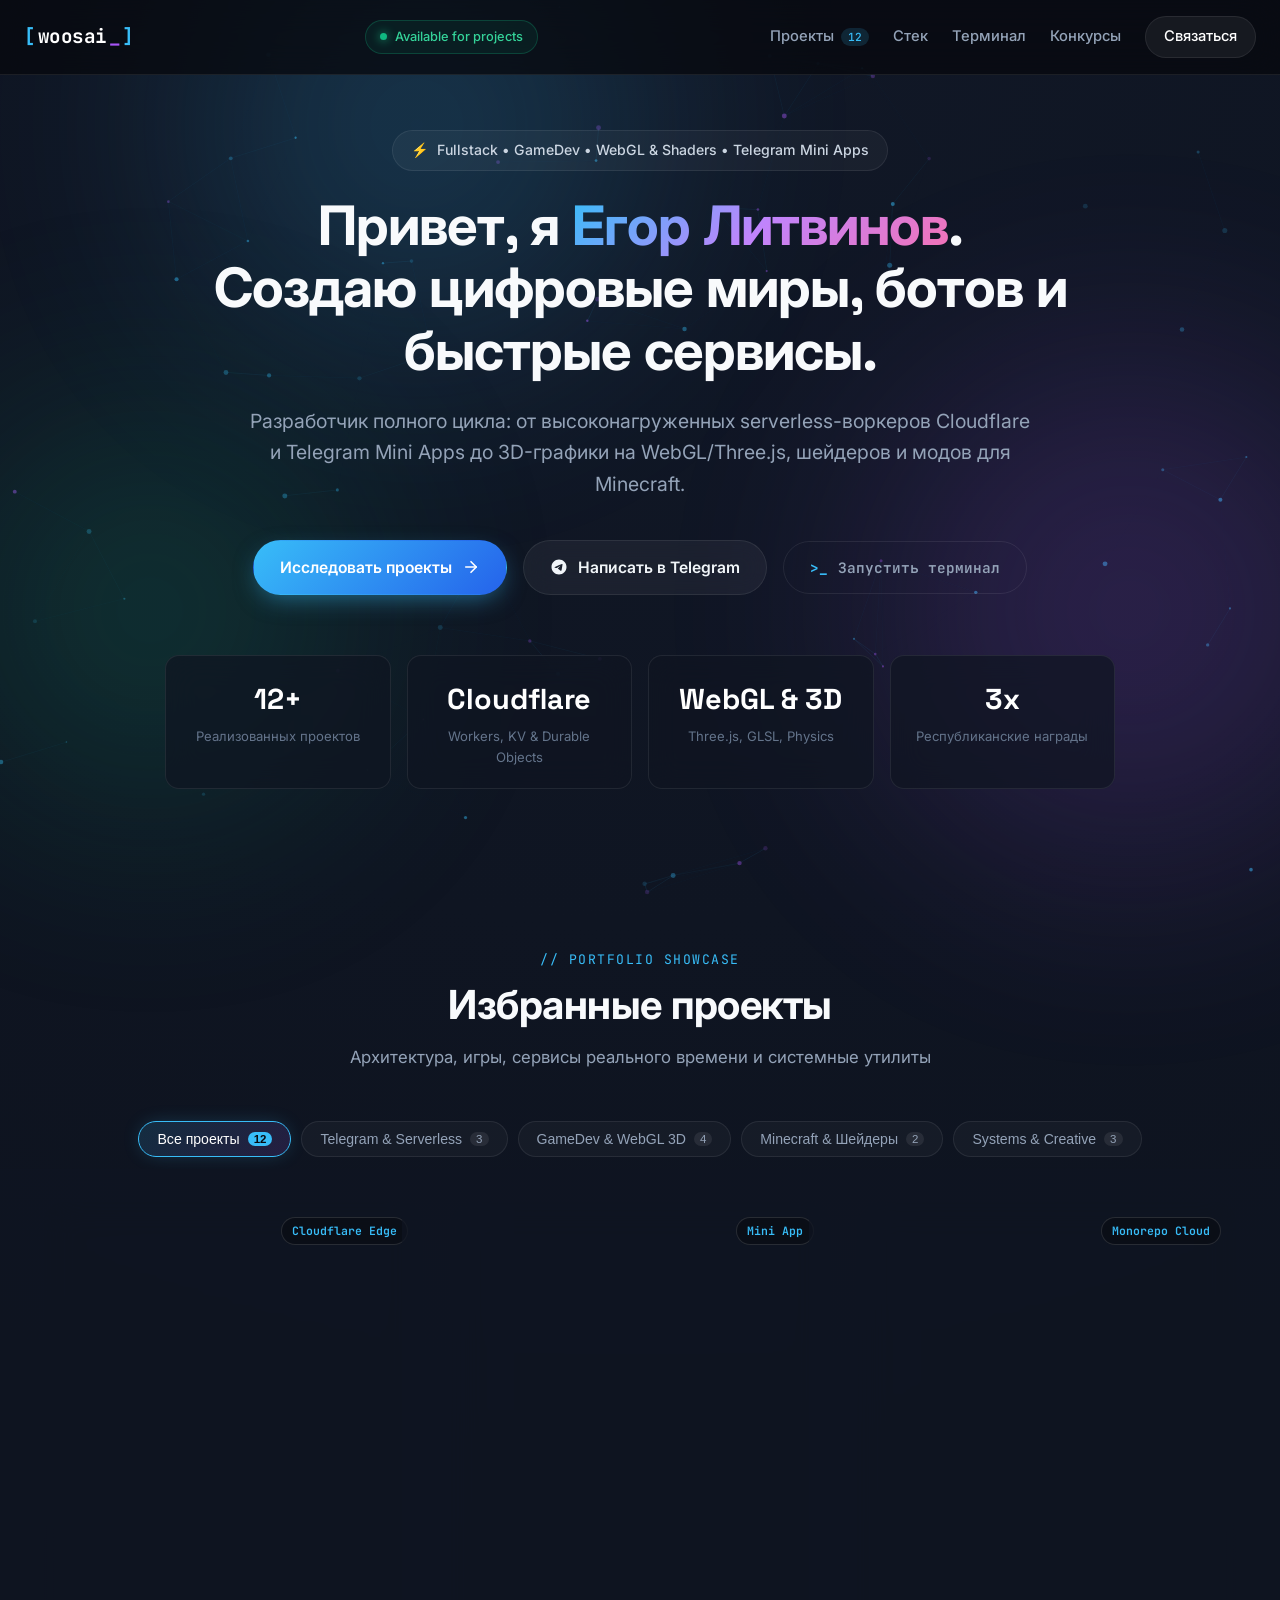
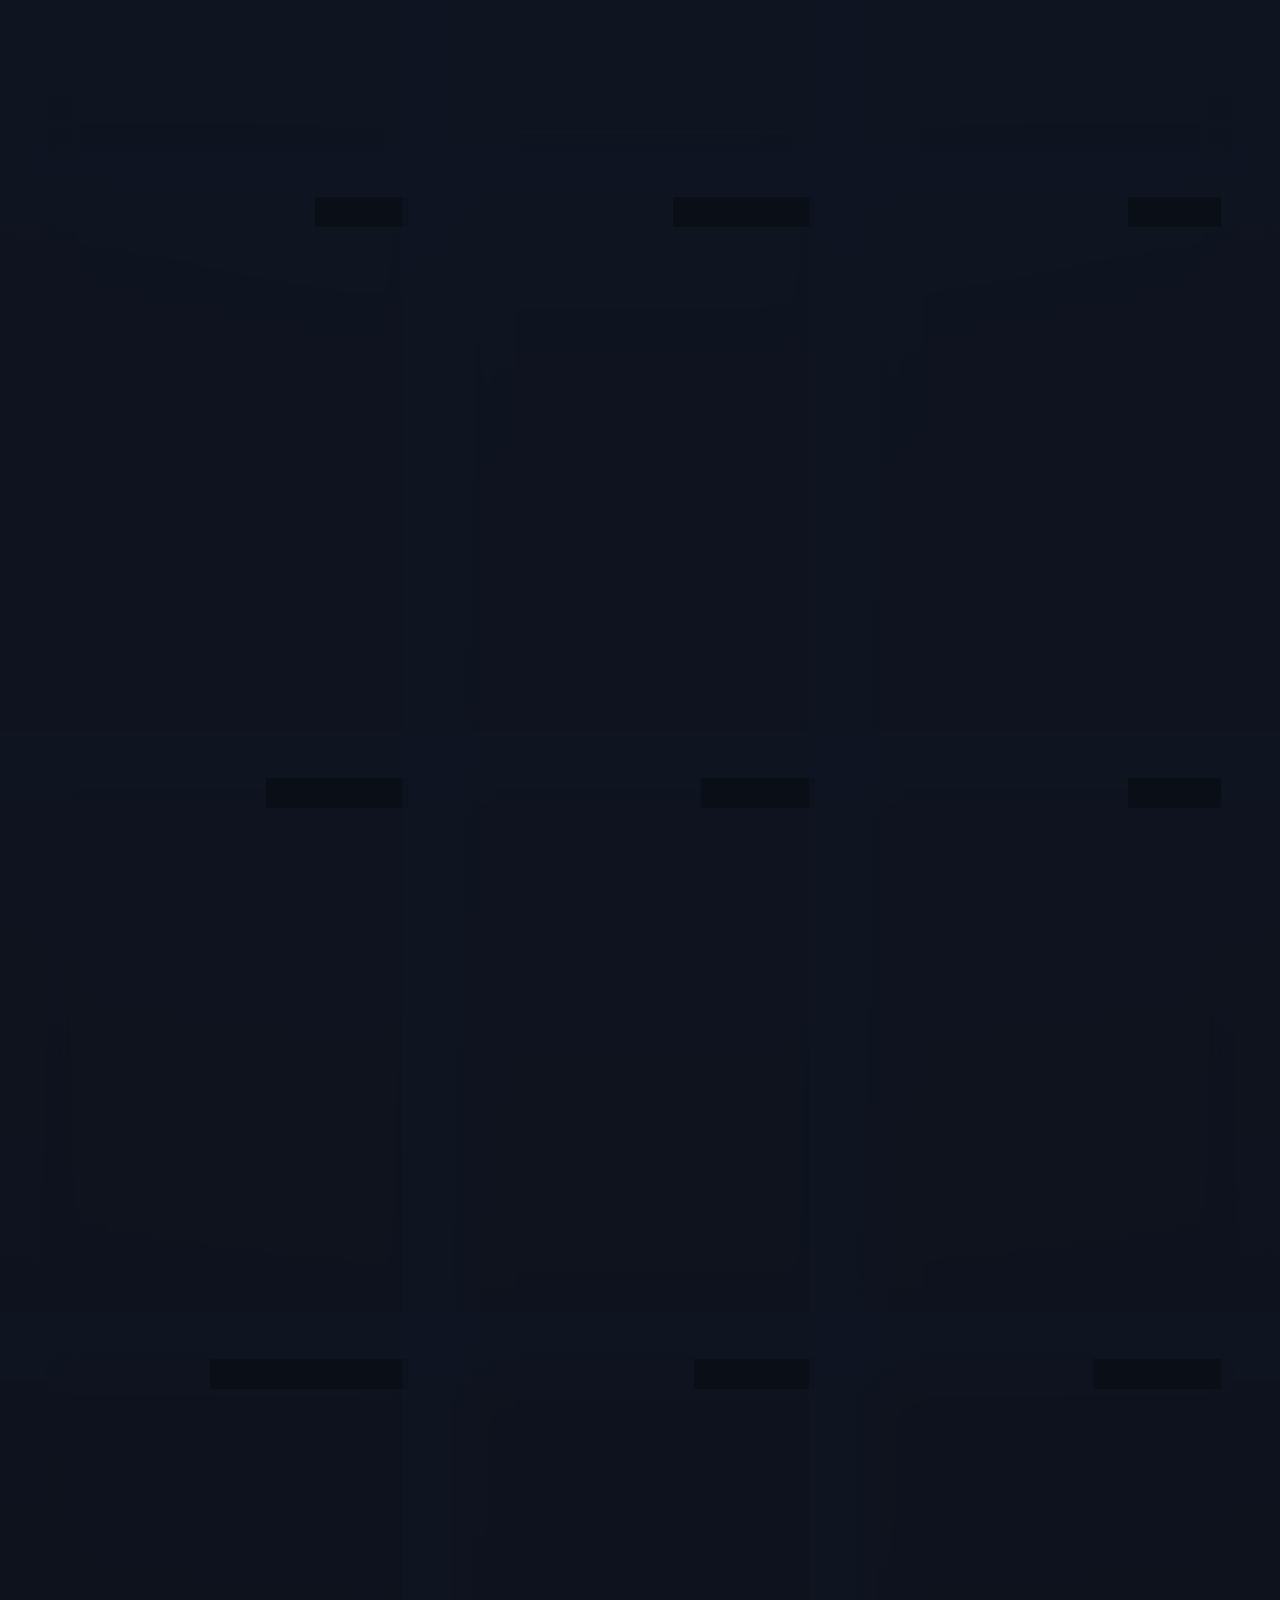
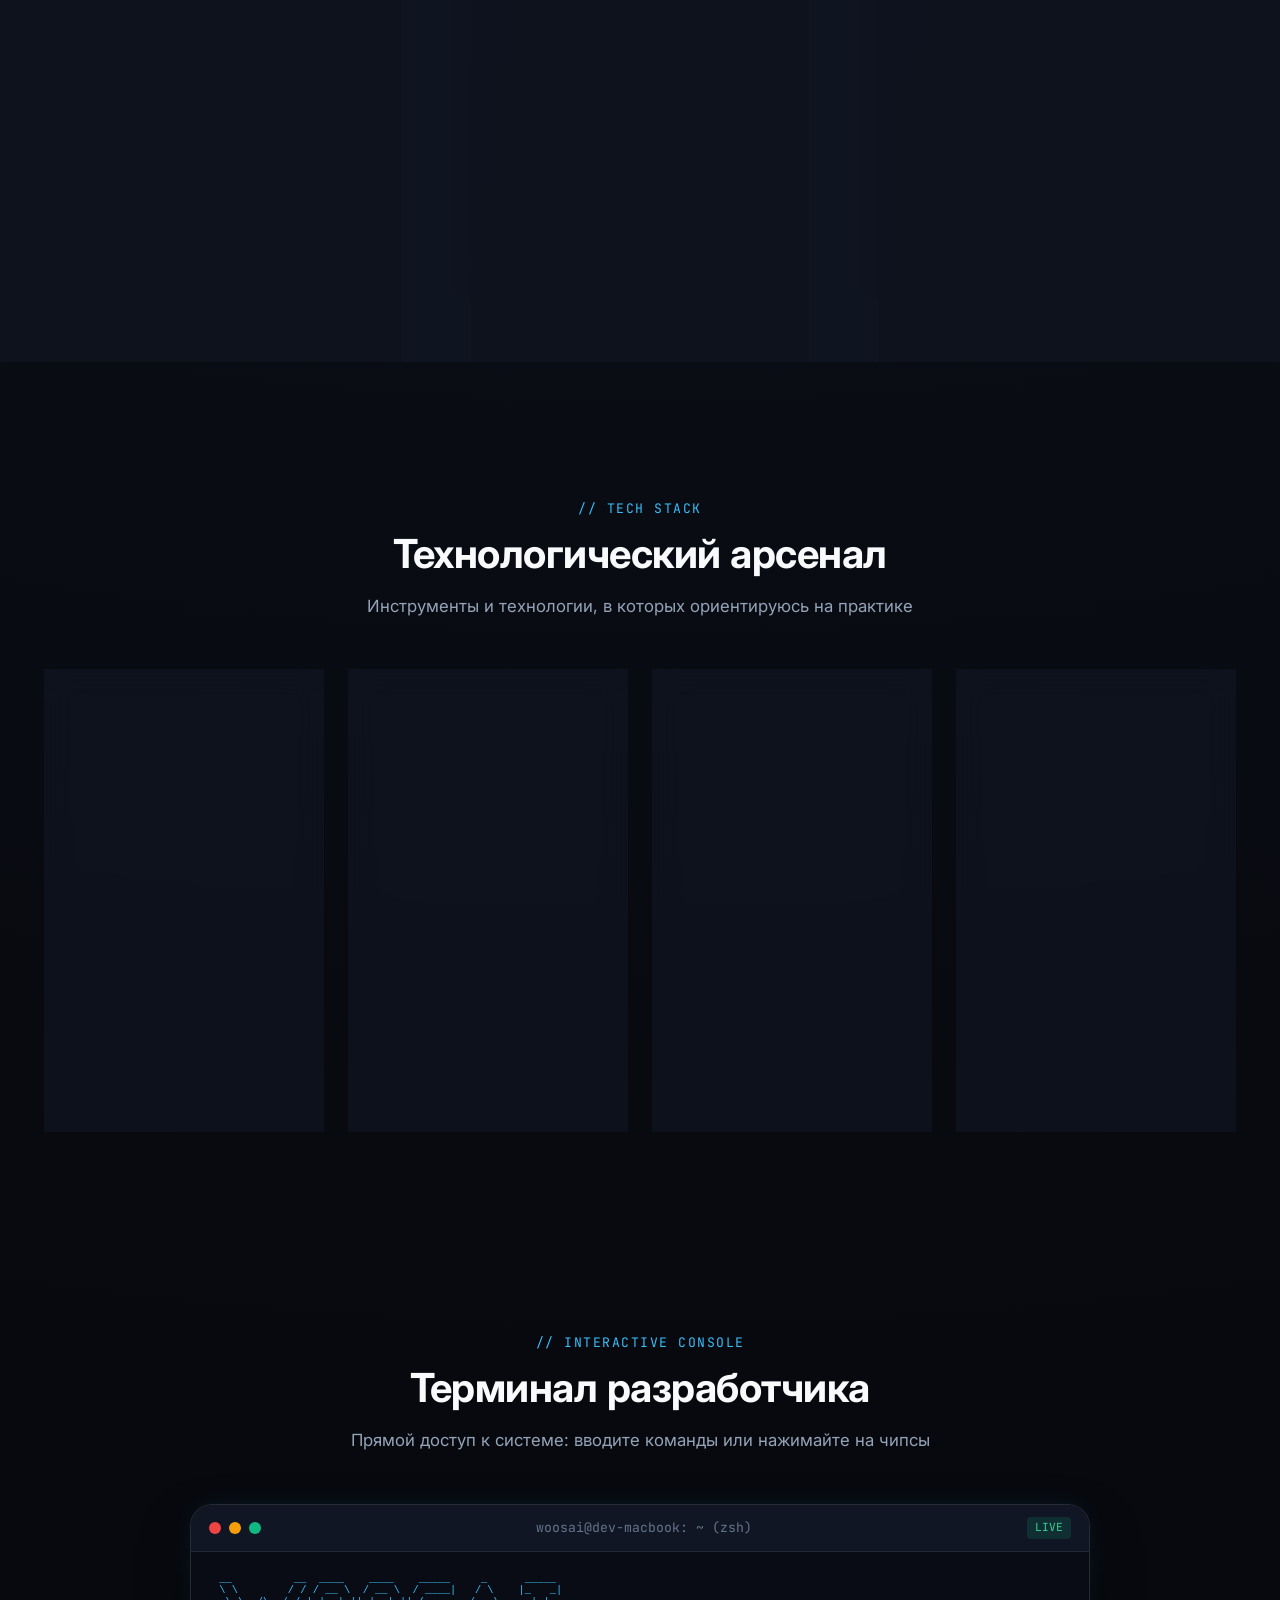
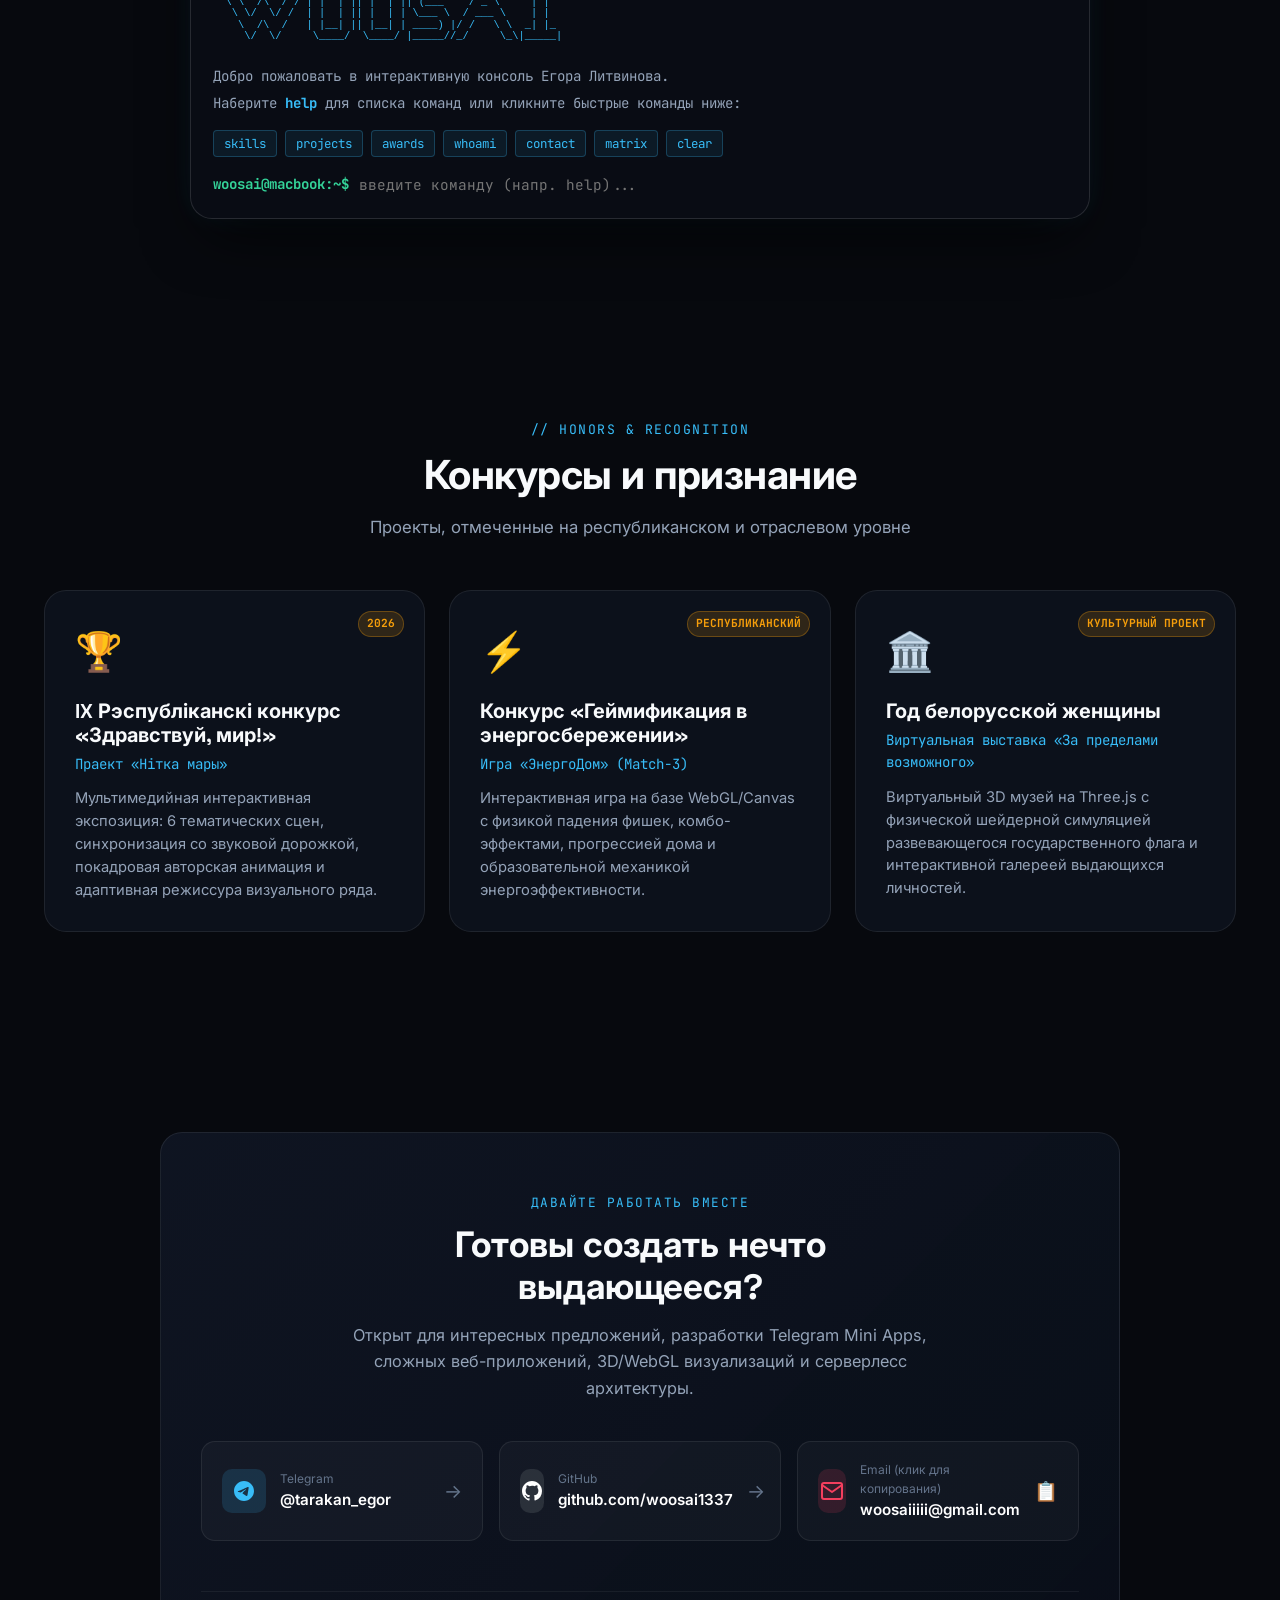
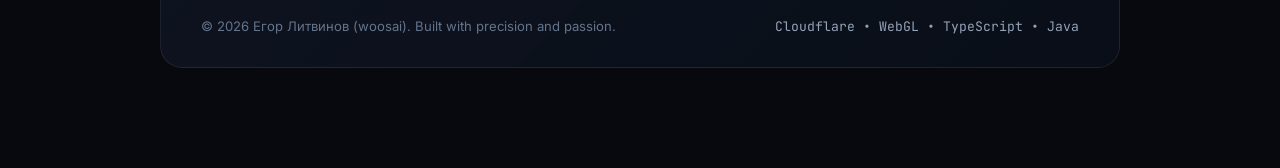
<file: index.html>
<!DOCTYPE html>
<html lang="ru">
<head>
  <meta charset="UTF-8">
  <meta name="viewport" content="width=device-width, initial-scale=1.0, viewport-fit=cover">
  <title>Егор Литвинов (woosai) — Портфолио & Инженерные проекты</title>
  <meta name="description" content="Портфолио Егора Литвинова: Telegram Mini Apps, Serverless (Cloudflare), 3D WebGL / Three.js, GameDev, GLSL шейдеры, Fabric моды Minecraft и системные утилиты.">
  
  <!-- Favicon SVG -->
  <link rel="icon" type="image/svg+xml" href="data:image/svg+xml,<svg xmlns='http://www.w3.org/2000/svg' viewBox='0 0 100 100'><text y='.9em' font-size='90'>⚡</text></svg>">
  
  <!-- Fonts -->
  <link rel="preconnect" href="https://fonts.googleapis.com">
  <link rel="preconnect" href="https://fonts.gstatic.com" crossorigin>
  <link href="https://fonts.googleapis.com/css2?family=JetBrains+Mono:wght@300;400;500;700&family=Space+Grotesk:wght@400;500;600;700;800&family=Inter:wght@300;400;500;600;700&display=swap" rel="stylesheet">
  
  <!-- Stylesheet -->
  <link rel="stylesheet" href="style.css">
</head>
<body>

  <!-- Background Interactive Canvas -->
  <canvas id="bg-canvas"></canvas>
  <div class="glow-orb orb-1"></div>
  <div class="glow-orb orb-2"></div>
  <div class="glow-orb orb-3"></div>

  <!-- Navigation Bar -->
  <header class="navbar" id="navbar">
    <div class="nav-container">
      <a href="#hero" class="brand-logo">
        <span class="logo-bracket">[</span>
        <span class="logo-name">woosai</span>
        <span class="logo-cursor">_</span>
        <span class="logo-bracket">]</span>
      </a>

      <div class="status-badge">
        <span class="status-dot"></span>
        <span class="status-text">Available for projects</span>
      </div>

      <nav class="nav-links">
        <a href="#projects" class="nav-link">Проекты <span class="badge-count">12</span></a>
        <a href="#skills" class="nav-link">Стек</a>
        <a href="#terminal" class="nav-link">Терминал</a>
        <a href="#awards" class="nav-link">Конкурсы</a>
        <a href="#contact" class="nav-link nav-contact-btn">Связаться</a>
      </nav>

      <button class="mobile-menu-toggle" id="mobile-toggle" aria-label="Меню">
        <span></span>
        <span></span>
        <span></span>
      </button>
    </div>
  </header>

  <!-- Mobile Drawer Menu -->
  <div class="mobile-drawer" id="mobile-drawer">
    <a href="#projects" class="mobile-link">Проекты (12)</a>
    <a href="#skills" class="mobile-link">Стек & Навыки</a>
    <a href="#terminal" class="mobile-link">Интерактивный терминал</a>
    <a href="#awards" class="mobile-link">Конкурсы & Награды</a>
    <a href="#contact" class="mobile-link">Контакты</a>
    <div class="mobile-socials">
      <a href="https://t.me/tarakan_egor" target="_blank" rel="noopener">Telegram</a>
      <a href="https://github.com/woosai1337" target="_blank" rel="noopener">GitHub</a>
      <a href="mailto:woosaiiiii@gmail.com">Email</a>
    </div>
  </div>

  <main>
    <!-- HERO SECTION -->
    <section class="hero-section" id="hero">
      <div class="hero-content">
        <div class="hero-tag">
          <span class="tag-icon">⚡</span>
          <span>Fullstack • GameDev • WebGL & Shaders • Telegram Mini Apps</span>
        </div>

        <h1 class="hero-title">
          Привет, я <span class="gradient-text">Егор Литвинов</span>.
          <br>Создаю цифровые миры, ботов и быстрые сервисы.
        </h1>

        <p class="hero-description">
          Разработчик полного цикла: от высоконагруженных serverless-воркеров Cloudflare и Telegram Mini Apps до 3D-графики на WebGL/Three.js, шейдеров и модов для Minecraft.
        </p>

        <!-- CTA Action Buttons -->
        <div class="hero-actions">
          <a href="#projects" class="btn btn-primary">
            <span>Исследовать проекты</span>
            <svg class="btn-arrow" viewBox="0 0 24 24" width="18" height="18" fill="none" stroke="currentColor" stroke-width="2.2" stroke-linecap="round" stroke-linejoin="round"><line x1="5" y1="12" x2="19" y2="12"></line><polyline points="12 5 19 12 12 19"></polyline></svg>
          </a>
          <a href="https://t.me/tarakan_egor" target="_blank" rel="noopener" class="btn btn-glass">
            <svg viewBox="0 0 24 24" width="18" height="18" fill="currentColor"><path d="M12 2C6.48 2 2 6.48 2 12s4.48 10 10 10 10-4.48 10-10S17.52 2 12 2zm4.64 6.8c-.15 1.58-.8 5.42-1.13 7.19-.14.75-.42 1-.68 1.03-.58.05-1.02-.38-1.58-.75-.88-.58-1.38-.94-2.23-1.5-.99-.65-.35-1.01.22-1.59.15-.15 2.71-2.48 2.76-2.69a.2.2 0 00-.05-.18c-.06-.05-.14-.03-.21-.02-.09.02-1.49.95-4.22 2.79-.4.27-.76.41-1.08.4-.36-.01-1.04-.2-1.55-.37-.63-.2-1.12-.31-1.08-.66.02-.18.27-.36.75-.55 2.92-1.27 4.86-2.11 5.83-2.51 2.78-1.16 3.35-1.36 3.73-1.36.08 0 .27.02.39.12.1.08.13.19.14.27-.01.06.01.24 0 .38z"/></svg>
            <span>Написать в Telegram</span>
          </a>
          <a href="#terminal" class="btn btn-outline terminal-trigger-btn">
            <span class="cli-icon">&gt;_</span>
            <span>Запустить терминал</span>
          </a>
        </div>

        <!-- Metrics Strip -->
        <div class="metrics-grid">
          <div class="metric-card">
            <div class="metric-number">12+</div>
            <div class="metric-label">Реализованных проектов</div>
          </div>
          <div class="metric-card">
            <div class="metric-number">Cloudflare</div>
            <div class="metric-label">Workers, KV & Durable Objects</div>
          </div>
          <div class="metric-card">
            <div class="metric-number">WebGL & 3D</div>
            <div class="metric-label">Three.js, GLSL, Physics</div>
          </div>
          <div class="metric-card">
            <div class="metric-number">3x</div>
            <div class="metric-label">Республиканские награды</div>
          </div>
        </div>
      </div>
    </section>

    <!-- PROJECTS SECTION -->
    <section class="section projects-section" id="projects">
      <div class="section-header">
        <div class="section-subtitle">// PORTFOLIO SHOWCASE</div>
        <h2 class="section-title">Избранные проекты</h2>
        <p class="section-desc">Архитектура, игры, сервисы реального времени и системные утилиты</p>
      </div>

      <!-- Category Filter Pills -->
      <div class="filter-container">
        <button class="filter-pill active" data-filter="all">Все проекты <span class="filter-count">12</span></button>
        <button class="filter-pill" data-filter="tg-serverless">Telegram & Serverless <span class="filter-count">3</span></button>
        <button class="filter-pill" data-filter="gamedev-3d">GameDev & WebGL 3D <span class="filter-count">4</span></button>
        <button class="filter-pill" data-filter="minecraft-shaders">Minecraft & Шейдеры <span class="filter-count">2</span></button>
        <button class="filter-pill" data-filter="systems-creative">Systems & Creative <span class="filter-count">3</span></button>
      </div>

      <!-- Projects Grid -->
      <div class="projects-grid" id="projects-grid">
        <!-- Rendered by JS / Static cards for instant display -->
      </div>
    </section>

    <!-- SKILLS & TECH STACK SECTION -->
    <section class="section skills-section" id="skills">
      <div class="section-header">
        <div class="section-subtitle">// TECH STACK</div>
        <h2 class="section-title">Технологический арсенал</h2>
        <p class="section-desc">Инструменты и технологии, в которых ориентируюсь на практике</p>
      </div>

      <div class="skills-grid">
        <!-- Domain 1: Telegram & Serverless -->
        <div class="skill-category-card">
          <div class="category-header">
            <div class="category-icon">⚡</div>
            <div>
              <h3 class="category-name">Telegram & Serverless</h3>
              <p class="category-sub">Реалтайм боты и облачная инфраструктура</p>
            </div>
          </div>
          <ul class="skills-list">
            <li><span class="skill-dot"></span>Cloudflare Workers & Pages</li>
            <li><span class="skill-dot"></span>Cloudflare KV & Durable Objects</li>
            <li><span class="skill-dot"></span>Telegram Bot API & WebApp SDK</li>
            <li><span class="skill-dot"></span>Scheduled Cron Triggers</li>
            <li><span class="skill-dot"></span>Node.js / TypeScript / REST API</li>
            <li><span class="skill-dot"></span>WebSockets & Server-Sent Events</li>
          </ul>
        </div>

        <!-- Domain 2: GameDev & WebGL -->
        <div class="skill-category-card">
          <div class="category-header">
            <div class="category-icon">🎮</div>
            <div>
              <h3 class="category-name">GameDev & 3D WebGL</h3>
              <p class="category-sub">Интерактивная графика и симуляции</p>
            </div>
          </div>
          <ul class="skills-list">
            <li><span class="skill-dot"></span>Three.js & WebGL 2.0 Pipeline</li>
            <li><span class="skill-dot"></span>GLSL Shaders & Post-processing</li>
            <li><span class="skill-dot"></span>Physics Engines & Soft-body mesh</li>
            <li><span class="skill-dot"></span>HTML5 Canvas 2D Games</li>
            <li><span class="skill-dot"></span>Blender 3D Scripting (Python / bpy)</li>
            <li><span class="skill-dot"></span>Particle FX & Game Loops</li>
          </ul>
        </div>

        <!-- Domain 3: Low-Level & Minecraft -->
        <div class="skill-category-card">
          <div class="category-header">
            <div class="category-icon">💎</div>
            <div>
              <h3 class="category-name">Minecraft & Low-Level</h3>
              <p class="category-sub">Fabric моддинг и системный код</p>
            </div>
          </div>
          <ul class="skills-list">
            <li><span class="skill-dot"></span>Java 21 & Fabric API (1.21+)</li>
            <li><span class="skill-dot"></span>Mixins & Bytecode injection</li>
            <li><span class="skill-dot"></span>OpenGL Shader post-effects</li>
            <li><span class="skill-dot"></span>Raycasting & Projectile physics</li>
            <li><span class="skill-dot"></span>Android build-tools (aapt2, d8)</li>
            <li><span class="skill-dot"></span>Bash / PowerShell автоматизация</li>
          </ul>
        </div>

        <!-- Domain 4: Frontend & Creative -->
        <div class="skill-category-card">
          <div class="category-header">
            <div class="category-icon">🎨</div>
            <div>
              <h3 class="category-name">Frontend & Creative Tech</h3>
              <p class="category-sub">UI/UX, звук и конкурсный продакшн</p>
            </div>
          </div>
          <ul class="skills-list">
            <li><span class="skill-dot"></span>Modern Vanilla JS (ESNext)</li>
            <li><span class="skill-dot"></span>Responsive Glassmorphism CSS</li>
            <li><span class="skill-dot"></span>Web Audio API & Voiceover sync</li>
            <li><span class="skill-dot"></span>SVG & Micro-interactions</li>
            <li><span class="skill-dot"></span>Xray / VLESS XTLS-Reality DevOps</li>
            <li><span class="skill-dot"></span>Git, pnpm monorepos & CI/CD</li>
          </ul>
        </div>
      </div>
    </section>

    <!-- INTERACTIVE TERMINAL SECTION -->
    <section class="section terminal-section" id="terminal">
      <div class="section-header">
        <div class="section-subtitle">// INTERACTIVE CONSOLE</div>
        <h2 class="section-title">Терминал разработчика</h2>
        <p class="section-desc">Прямой доступ к системе: вводите команды или нажимайте на чипсы</p>
      </div>

      <div class="terminal-window">
        <div class="terminal-topbar">
          <div class="terminal-dots">
            <span class="dot dot-red"></span>
            <span class="dot dot-yellow"></span>
            <span class="dot dot-green"></span>
          </div>
          <div class="terminal-title">woosai@dev-macbook: ~ (zsh)</div>
          <div class="terminal-status">LIVE</div>
        </div>

        <div class="terminal-body" id="terminal-body">
          <div class="terminal-line banner-line">
            <pre class="terminal-banner">
 __          __  ____    ____    _____     _      _____ 
 \ \        / / / __ \  / __ \  / ____|   / \    |_   _|
  \ \  /\  / / | |  | || |  | || (___    / _ \     | |  
   \ \/  \/ /  | |  | || |  | | \___ \  / ___ \    | |  
    \  /\  /   | |__| || |__| | ____) |/ /   \ \  _| |_ 
     \/  \/     \____/  \____/ |_____//_/     \_\|_____|
            </pre>
          </div>
          <div class="terminal-line system-msg">Добро пожаловать в интерактивную консоль Егора Литвинова.</div>
          <div class="terminal-line system-msg">Наберите <span class="term-hl">help</span> для списка команд или кликните быстрые команды ниже:</div>
          
          <div class="terminal-chips">
            <button class="term-chip" data-cmd="skills">skills</button>
            <button class="term-chip" data-cmd="projects">projects</button>
            <button class="term-chip" data-cmd="awards">awards</button>
            <button class="term-chip" data-cmd="whoami">whoami</button>
            <button class="term-chip" data-cmd="contact">contact</button>
            <button class="term-chip" data-cmd="matrix">matrix</button>
            <button class="term-chip" data-cmd="clear">clear</button>
          </div>

          <div id="terminal-output"></div>

          <form class="terminal-input-row" id="terminal-form">
            <span class="term-prompt">woosai@macbook:~$</span>
            <input type="text" id="terminal-input" class="term-input" autocomplete="off" spellcheck="false" placeholder="введите команду (напр. help)...">
          </form>
        </div>
      </div>
    </section>

    <!-- AWARDS & COMPETITIONS SECTION -->
    <section class="section awards-section" id="awards">
      <div class="section-header">
        <div class="section-subtitle">// HONORS & RECOGNITION</div>
        <h2 class="section-title">Конкурсы и признание</h2>
        <p class="section-desc">Проекты, отмеченные на республиканском и отраслевом уровне</p>
      </div>

      <div class="awards-grid">
        <div class="award-card">
          <div class="award-badge">2026</div>
          <div class="award-icon">🏆</div>
          <h3 class="award-title">IX Рэспубліканскі конкурс «Здравствуй, мир!»</h3>
          <p class="award-project">Праект «Нітка мары»</p>
          <p class="award-desc">
            Мультимедийная интерактивная экспозиция: 6 тематических сцен, синхронизация со звуковой дорожкой, покадровая авторская анимация и адаптивная режиссура визуального ряда.
          </p>
        </div>

        <div class="award-card">
          <div class="award-badge">РЕСПУБЛИКАНСКИЙ</div>
          <div class="award-icon">⚡</div>
          <h3 class="award-title">Конкурс «Геймификация в энергосбережении»</h3>
          <p class="award-project">Игра «ЭнергоДом» (Match-3)</p>
          <p class="award-desc">
            Интерактивная игра на базе WebGL/Canvas с физикой падения фишек, комбо-эффектами, прогрессией дома и образовательной механикой энергоэффективности.
          </p>
        </div>

        <div class="award-card">
          <div class="award-badge">КУЛЬТУРНЫЙ ПРОЕКТ</div>
          <div class="award-icon">🏛️</div>
          <h3 class="award-title">Год белорусской женщины</h3>
          <p class="award-project">Виртуальная выставка «За пределами возможного»</p>
          <p class="award-desc">
            Виртуальный 3D музей на Three.js с физической шейдерной симуляцией развевающегося государственного флага и интерактивной галереей выдающихся личностей.
          </p>
        </div>
      </div>
    </section>

    <!-- CONTACT & FOOTER SECTION -->
    <section class="section contact-section" id="contact">
      <div class="contact-box">
        <div class="contact-header">
          <span class="contact-tag">ДАВАЙТЕ РАБОТАТЬ ВМЕСТЕ</span>
          <h2 class="contact-title">Готовы создать нечто выдающееся?</h2>
          <p class="contact-desc">
            Открыт для интересных предложений, разработки Telegram Mini Apps, сложных веб-приложений, 3D/WebGL визуализаций и серверлесс архитектуры.
          </p>
        </div>

        <div class="contact-links-grid">
          <a href="https://t.me/tarakan_egor" target="_blank" rel="noopener" class="contact-link-card">
            <div class="contact-link-icon tg-icon">
              <svg viewBox="0 0 24 24" width="24" height="24" fill="currentColor"><path d="M12 2C6.48 2 2 6.48 2 12s4.48 10 10 10 10-4.48 10-10S17.52 2 12 2zm4.64 6.8c-.15 1.58-.8 5.42-1.13 7.19-.14.75-.42 1-.68 1.03-.58.05-1.02-.38-1.58-.75-.88-.58-1.38-.94-2.23-1.5-.99-.65-.35-1.01.22-1.59.15-.15 2.71-2.48 2.76-2.69a.2.2 0 00-.05-.18c-.06-.05-.14-.03-.21-.02-.09.02-1.49.95-4.22 2.79-.4.27-.76.41-1.08.4-.36-.01-1.04-.2-1.55-.37-.63-.2-1.12-.31-1.08-.66.02-.18.27-.36.75-.55 2.92-1.27 4.86-2.11 5.83-2.51 2.78-1.16 3.35-1.36 3.73-1.36.08 0 .27.02.39.12.1.08.13.19.14.27-.01.06.01.24 0 .38z"/></svg>
            </div>
            <div class="contact-link-info">
              <span class="contact-link-label">Telegram</span>
              <span class="contact-link-val">@tarakan_egor</span>
            </div>
            <span class="contact-action-arrow">→</span>
          </a>

          <a href="https://github.com/woosai1337" target="_blank" rel="noopener" class="contact-link-card">
            <div class="contact-link-icon gh-icon">
              <svg viewBox="0 0 24 24" width="24" height="24" fill="currentColor"><path d="M12 2C6.477 2 2 6.484 2 12.017c0 4.425 2.865 8.18 6.839 9.504.5.092.682-.217.682-.483 0-.237-.008-.868-.013-1.703-2.782.605-3.369-1.343-3.369-1.343-.454-1.158-1.11-1.466-1.11-1.466-.908-.62.069-.608.069-.608 1.003.07 1.53 1.032 1.53 1.032.892 1.53 2.341 1.088 2.91.832.092-.647.35-1.088.636-1.338-2.22-.253-4.555-1.113-4.555-4.951 0-1.093.39-1.988 1.029-2.688-.103-.253-.446-1.272.098-2.65 0 0 .84-.27 2.75 1.026A9.564 9.564 0 0112 6.844c.85.004 1.705.115 2.504.337 1.909-1.296 2.747-1.027 2.747-1.027.546 1.379.202 2.398.1 2.651.64.7 1.028 1.595 1.028 2.688 0 3.848-2.339 4.695-4.566 4.943.359.309.678.92.678 1.855 0 1.338-.012 2.419-.012 2.747 0 .268.18.58.688.482A10.019 10.019 0 0022 12.017C22 6.484 17.522 2 12 2z"/></svg>
            </div>
            <div class="contact-link-info">
              <span class="contact-link-label">GitHub</span>
              <span class="contact-link-val">github.com/woosai1337</span>
            </div>
            <span class="contact-action-arrow">→</span>
          </a>

          <div class="contact-link-card copy-email-btn" id="copy-email-btn">
            <div class="contact-link-icon mail-icon">
              <svg viewBox="0 0 24 24" width="24" height="24" fill="none" stroke="currentColor" stroke-width="2" stroke-linecap="round" stroke-linejoin="round"><path d="M4 4h16c1.1 0 2 .9 2 2v12c0 1.1-.9 2-2 2H4c-1.1 0-2-.9-2-2V6c0-1.1.9-2 2-2z"></path><polyline points="22,6 12,13 2,6"></polyline></svg>
            </div>
            <div class="contact-link-info">
              <span class="contact-link-label">Email (клик для копирования)</span>
              <span class="contact-link-val" id="email-text">woosaiiiii@gmail.com</span>
            </div>
            <span class="contact-action-arrow" id="copy-indicator">📋</span>
          </div>
        </div>

        <div class="footer-bottom">
          <div class="footer-copy">© 2026 Егор Литвинов (woosai). Built with precision and passion.</div>
          <div class="footer-tech">Cloudflare • WebGL • TypeScript • Java</div>
        </div>
      </div>
    </section>
  </main>

  <!-- PROJECT MODAL (DEEP DIVE) -->
  <div class="modal-overlay" id="project-modal" aria-hidden="true">
    <div class="modal-card">
      <button class="modal-close" id="modal-close" aria-label="Закрыть">✕</button>
      <div class="modal-media" id="modal-media"></div>
      <div class="modal-body">
        <div class="modal-category" id="modal-category">CATEGORY</div>
        <h2 class="modal-title" id="modal-title">Project Name</h2>
        <p class="modal-summary" id="modal-summary"></p>
        
        <div class="modal-section">
          <h4>Архитектура & Особенности</h4>
          <ul class="modal-features" id="modal-features"></ul>
        </div>

        <div class="modal-section">
          <h4>Стек технологий</h4>
          <div class="modal-tags" id="modal-tags"></div>
        </div>

        <div class="modal-actions" id="modal-actions"></div>
      </div>
    </div>
  </div>

  <!-- Scripts -->
  <script src="app.js"></script>
</body>
</html>
</file>
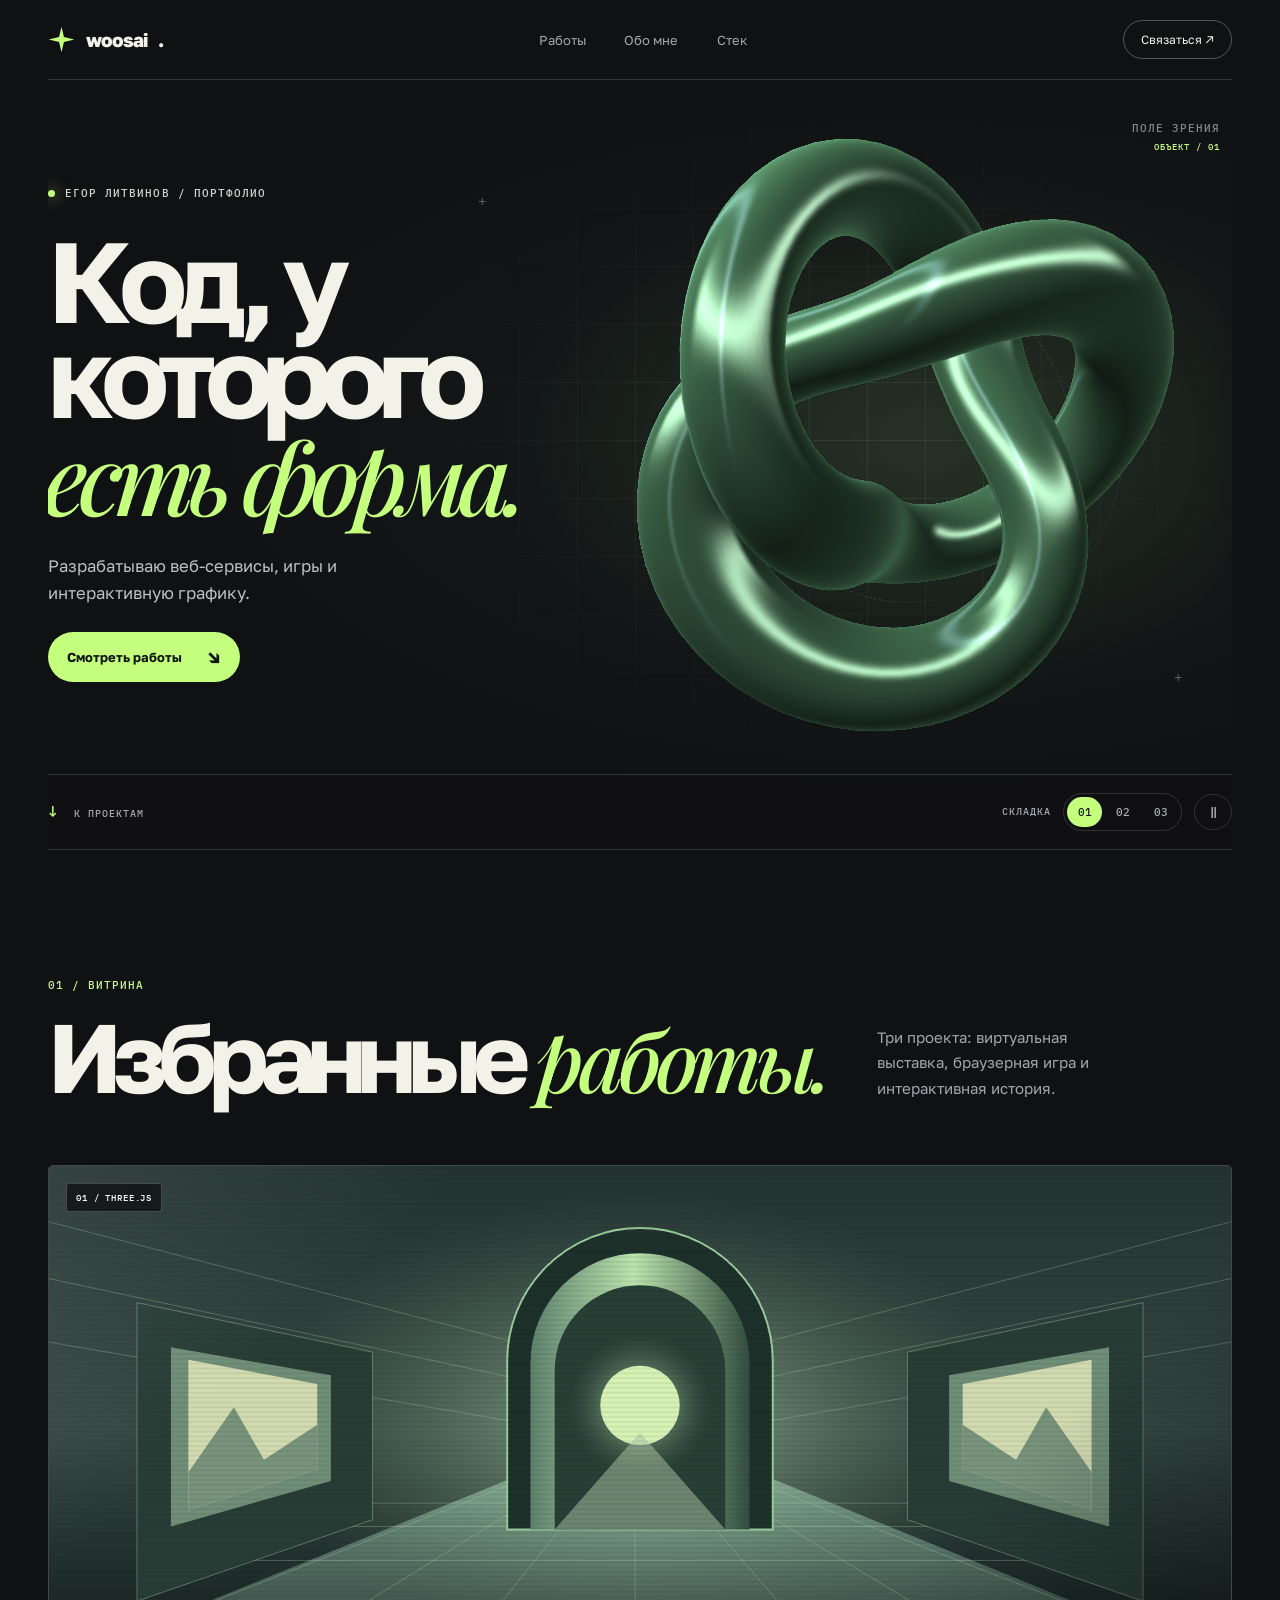
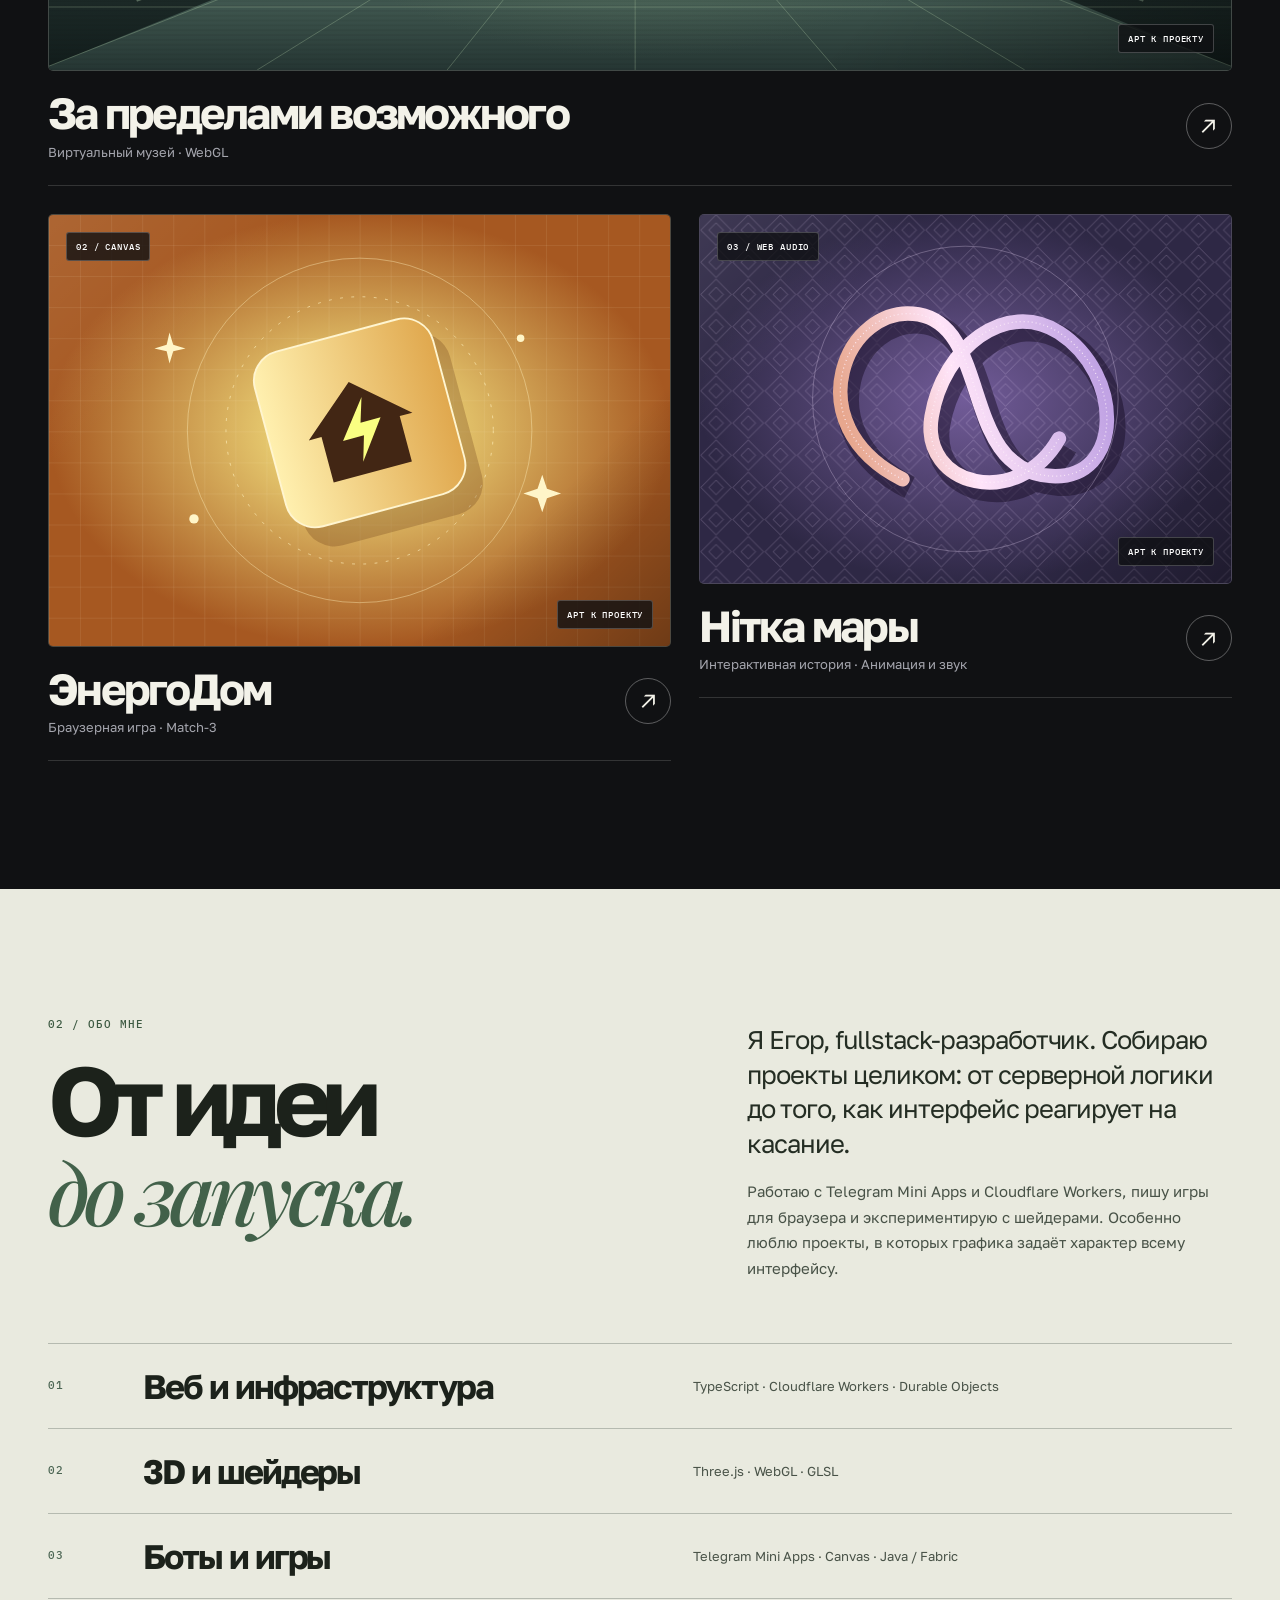
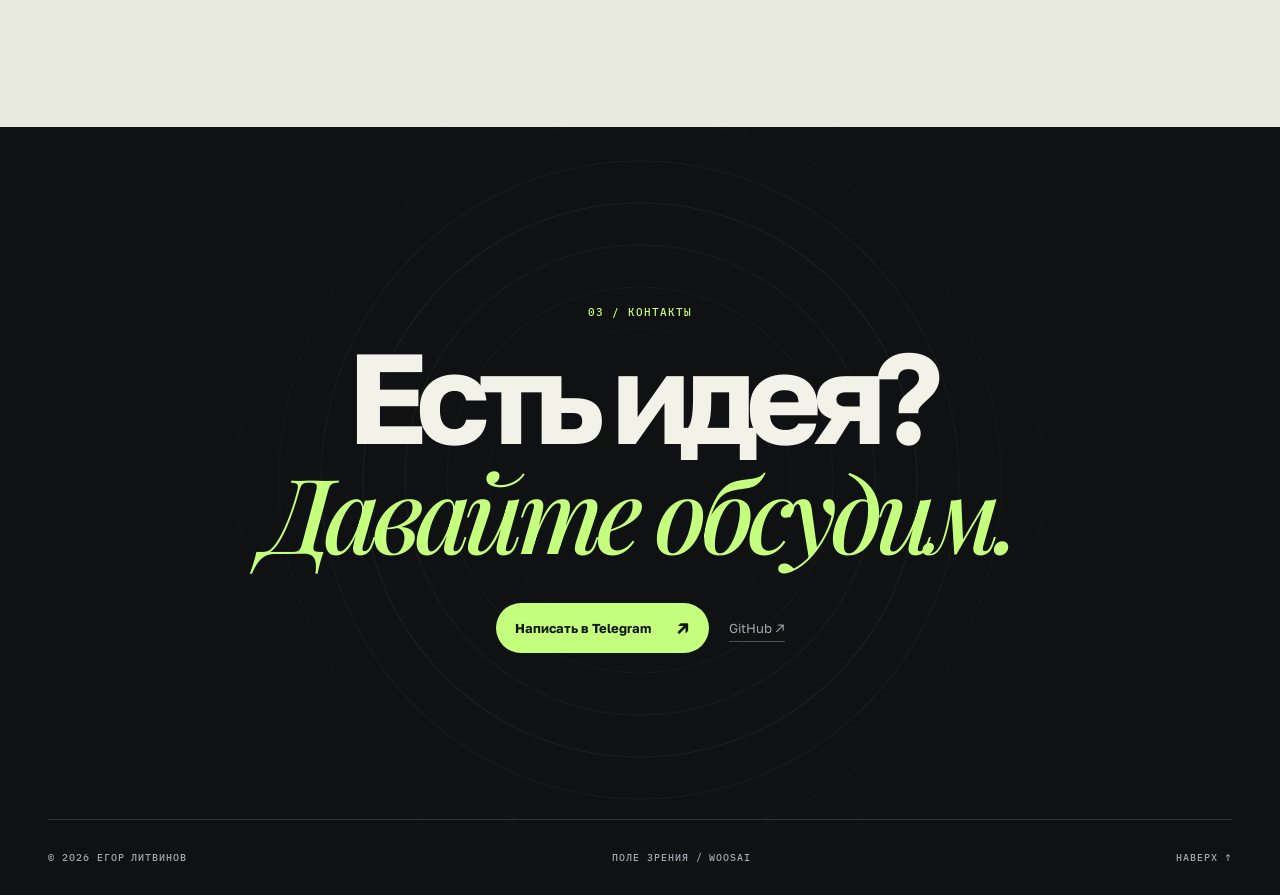
<file: pole-zreniya/index.html>
<!doctype html>
<html lang="ru">
<head>
<meta charset="utf-8">
<meta name="viewport" content="width=device-width,initial-scale=1">
<meta name="theme-color" content="#101113">
<meta name="description" content="Егор Литвинов (woosai) — веб-разработка, интерактивная графика и игры. Избранные проекты и эксперименты.">
<title>Егор Литвинов — Поле зрения</title>
<link rel="icon" href="data:image/svg+xml,%3Csvg xmlns='http://www.w3.org/2000/svg' viewBox='0 0 48 48'%3E%3Crect width='48' height='48' rx='12' fill='%23101113'/%3E%3Cpath d='M24 6l3.8 14.2L42 24l-14.2 3.8L24 42l-3.8-14.2L6 24l14.2-3.8z' fill='%23c5ff7e'/%3E%3C/svg%3E">
<link rel="preconnect" href="https://fonts.googleapis.com">
<link rel="preconnect" href="https://fonts.gstatic.com" crossorigin>
<link href="https://fonts.googleapis.com/css2?family=Golos+Text:wght@400;500;600;700;800&family=IBM+Plex+Mono:wght@400;500&family=Playfair+Display:ital,wght@1,500&display=swap" rel="stylesheet">
<style>
:root{color-scheme:dark;--bg:#101113;--ink:#f3f2e9;--muted:#a5a6ae;--line:#ffffff25;--lime:#c5ff7e;--accent:#c5ff7e;--sans:"Golos Text",Arial,sans-serif;--mono:"IBM Plex Mono",monospace;--serif:"Playfair Display",Georgia,serif;--ease:cubic-bezier(.22,1,.36,1)}
*{box-sizing:border-box}html{scroll-behavior:smooth}body{margin:0;background:var(--bg);color:var(--ink);font-family:var(--sans);-webkit-font-smoothing:antialiased}button,a{-webkit-tap-highlight-color:transparent}a{color:inherit;text-decoration:none}button{font:inherit;color:inherit}button:focus-visible,a:focus-visible{outline:2px solid var(--lime);outline-offset:5px}section[id]{scroll-margin-top:25px}::selection{background:var(--lime);color:var(--bg)}.frame{width:min(calc(100% - 96px),1440px);margin-inline:auto}.mono,.eyebrow{font:500 11px/1.45 var(--mono);letter-spacing:.095em;text-transform:uppercase}.label{color:var(--lime)}.skip{position:fixed;top:8px;left:8px;transform:translateY(-150%);z-index:12;background:var(--lime);color:var(--bg);padding:12px}.skip:focus{transform:none}.progress{position:fixed;left:0;right:0;top:0;height:2px;z-index:10;background:var(--lime);transform:scaleX(var(--progress,0));transform-origin:left;pointer-events:none}
.header{height:80px;display:flex;justify-content:space-between;align-items:center;border-bottom:1px solid var(--line);gap:20px}.brand{display:flex;align-items:center;gap:11px;font-weight:800;font-size:19px;letter-spacing:-.055em}.brand svg{width:27px;color:var(--lime)}.nav{display:flex;gap:clamp(18px,3vw,50px);align-items:center;color:var(--muted);font-size:13px}.nav a:hover,.foot a:hover{color:#fff}.header-contact{padding:11px 17px;border:1px solid #ffffff48;border-radius:50px;font-size:12px;white-space:nowrap;transition:background .25s,color .25s}.header-contact:hover{background:var(--lime);color:#171d12}
.hero{position:relative;isolation:isolate;min-height:clamp(625px,calc(100svh - 130px),865px);display:flex;align-items:center;padding:84px 0 146px;overflow:hidden}.hero:before{content:"";position:absolute;z-index:-3;inset:0;background:radial-gradient(ellipse at 73% 47%,#1f2c286b,transparent 62%);pointer-events:none}.hero-copy{position:relative;z-index:2;max-width:690px;pointer-events:none}.hero-copy a{pointer-events:auto}.hero .eyebrow{display:flex;align-items:center;gap:10px;color:#d3d5cd;margin:0 0 30px}.signal{width:7px;height:7px;background:var(--lime);box-shadow:0 0 16px var(--lime);border-radius:50%}.hero h1{font-weight:700;font-size:clamp(69px,8.9vw,145px);letter-spacing:-.095em;line-height:.84;margin:0;text-wrap:balance}.hero h1 em{display:block;font:italic 500 .86em/.97 var(--serif);letter-spacing:-.082em;color:var(--accent);transition:color .6s;margin-left:-.045em;margin-top:.05em}.hero-copy>p:not(.eyebrow){font-size:clamp(15px,1.3vw,18px);line-height:1.6;color:#bec0c1;max-width:29ch;margin:30px 0 26px}.pill{display:inline-flex;align-items:center;justify-content:space-between;gap:25px;min-height:50px;padding:0 19px;border-radius:90px;background:var(--lime);color:#121611;font-weight:700;font-size:13px;transition:background .25s,transform .35s var(--ease)}.pill:hover{background:#fff;transform:translateY(-3px)}.pill span{font-size:18px}
.stage{position:absolute;z-index:-1;inset:12px 0 77px 30%;isolation:isolate;transition:--accent .4s}.stage:before{content:"";position:absolute;inset:0;background-image:linear-gradient(#bfc7c119 1px,transparent 1px),linear-gradient(90deg,#bfc7c119 1px,transparent 1px);background-size:58px 58px;mask-image:radial-gradient(ellipse,#000 10%,transparent 72%);pointer-events:none}.stage:after{content:"";position:absolute;inset:7% 0 1%;background:radial-gradient(ellipse at 63% 48%,color-mix(in srgb,var(--accent) 14%,transparent),transparent 59%);filter:blur(24px);opacity:.7;z-index:-1;pointer-events:none}.stage canvas,.stage .fallback{display:block;position:absolute;width:100%;height:100%;inset:0;pointer-events:none}.stage canvas{opacity:0;transition:opacity .75s}.stage.ready canvas{opacity:1}.stage.ready .fallback{opacity:0}.fallback{transition:opacity .75s}.stage .halo{position:absolute;pointer-events:none;left:61%;top:51%;width:min(52%,440px);aspect-ratio:1;border:1px solid #c2ddc333;border-radius:50%;transform:translate(-50%,-50%);mask-image:conic-gradient(from 34deg,#000,transparent 30%,#000 46%,transparent 65%,#000);z-index:-1}.stage .halo:before{content:"";position:absolute;inset:12%;border-radius:inherit;border:1px dashed #c2ddc336}.stage .reticle{position:absolute;color:#cad3ca65;font:14px var(--mono);line-height:1}.reticle.tl{left:9%;top:15%}.reticle.br{right:6%;bottom:13%}.stage-id{position:absolute;right:12px;top:29px;color:#a9b1abbf;text-align:right}.stage-id small{display:block;color:var(--accent);margin-top:4px}.hero-base{position:absolute;inset:auto 0 0;min-height:76px;border-block:1px solid var(--line);display:flex;align-items:center;justify-content:space-between;gap:15px;background:#10111375}.hero-base>a{font-size:10px;color:var(--muted)}.hero-base>a span{color:var(--lime);font-size:16px;margin-right:8px}.scene-tools{display:flex;align-items:center;gap:12px}.scene-name{color:var(--muted);min-width:8ch;text-align:right;font-size:10px}.scene-select{display:flex;padding:3px;gap:3px;border:1px solid var(--line);border-radius:50px}.scene-select button,.pause{border:0;background:transparent;border-radius:50px;cursor:pointer;font:500 11px var(--mono);padding:8px 10px;color:#acafb3;min-width:35px}.scene-select button[aria-pressed="true"]{background:var(--accent);color:#151917}.scene-select button:hover:not([aria-pressed="true"]),.pause:hover{background:#ffffff1c;color:#fff}.pause{border:1px solid var(--line);width:38px;height:36px;padding:0;font-size:15px}.pause[hidden]{display:none}.scene-tools[hidden]{display:none}
.section{padding:clamp(80px,10vw,156px) 0}.section-heading{display:grid;grid-template-columns:1fr minmax(220px,30%);align-items:end;gap:30px;margin:0 0 clamp(32px,5vw,68px)}.section-heading .eyebrow{margin:0 0 18px}.section-heading h2,.about h2{font-size:clamp(48px,7.6vw,116px);line-height:.92;letter-spacing:-.09em;margin:0;text-wrap:balance}.section-heading h2 em,.about h2 em{font:italic 500 .87em/1 var(--serif);letter-spacing:-.07em;color:var(--lime)}.section-heading>p,.bio p,.stack-row p{color:var(--muted);line-height:1.7;margin:0;font-size:15px;max-width:29ch}.work-grid{display:grid;grid-template-columns:1.17fr 1fr;gap:28px}.project{min-width:0}.project.feature{grid-column:1/-1}.project button{width:100%;text-align:left;display:block;background:none;border:0;padding:0;cursor:pointer}.cover{position:relative;overflow:hidden;isolation:isolate;aspect-ratio:1.44;border:1px solid #ffffff2b;border-radius:5px;background:#1b2421}.feature .cover{aspect-ratio:2.34}.cover-picture,.cover>svg{position:absolute;width:100%;height:100%;inset:0;object-fit:cover;transition:transform .9s var(--ease),filter .6s}.cover>svg{overflow:hidden}.project button:hover .cover-picture,.project button:hover .cover>svg{transform:scale(1.045)}.cover:after{position:absolute;content:"";inset:0;pointer-events:none;background:linear-gradient(135deg,#ffffff15,transparent 25%,transparent 75%,#0005)}.cover-id,.cover-caption{position:absolute;z-index:1;padding:7px 9px;background:#101113cc;border:1px solid #ffffff36;color:#fff;border-radius:3px;font-size:9px}.cover-id{top:17px;left:17px}.cover-caption{right:17px;bottom:17px}.project-title{display:flex;justify-content:space-between;align-items:center;gap:15px;padding:20px 0 25px;border-bottom:1px solid var(--line)}.project h3{font-size:clamp(25px,3.4vw,49px);line-height:1;letter-spacing:-.063em;margin:0 0 9px}.project p{font-size:13px;color:var(--muted);margin:0}.arrow{width:46px;height:46px;flex:none;border:1px solid #ffffff52;border-radius:50%;display:grid;place-items:center;font-size:22px;transition:background .25s,color .25s,transform .35s var(--ease)}.project button:hover .arrow{background:var(--lime);color:var(--bg);transform:rotate(10deg)}
.about{background:#e9eadf;color:#1c221b;padding:clamp(80px,10vw,150px) 0}.about .eyebrow{color:#3d5a42;margin:0 0 22px}.about h2{max-width:10ch}.about h2 em{color:#42614a}.about-grid{display:grid;grid-template-columns:1.1fr .9fr;gap:9%;align-items:start}.bio{display:grid;gap:18px;margin-top:6px}.bio p,.stack-row p{color:#485247;max-width:unset}.bio p:first-child{font-size:clamp(19px,2vw,28px);letter-spacing:-.04em;line-height:1.35;color:#242d23}.stack{margin-top:62px;border-top:1px solid #192a2440}.stack-row{display:grid;grid-template-columns:7% 1fr 1fr;gap:12px;align-items:center;padding:22px 0;border-bottom:1px solid #192a2440}.stack-row>span{color:#4b6553}.stack-row h3{margin:0;font-size:clamp(19px,3vw,34px);letter-spacing:-.06em}.stack-row p{font-size:13px}
.contact{position:relative;isolation:isolate;overflow:hidden;text-align:center;padding:clamp(105px,13vw,185px) 0}.contact:before{position:absolute;z-index:-1;content:"";width:min(72vw,840px);aspect-ratio:1;left:50%;top:51%;transform:translate(-50%,-50%);background:repeating-radial-gradient(ellipse at center,transparent 0 24px,#c5ff7e25 25px,transparent 26px 42px);mask-image:radial-gradient(ellipse,transparent 10%,#000 48%,transparent 72%);opacity:.5}.contact h2{font-size:clamp(54px,10vw,146px);letter-spacing:-.09em;line-height:.86;margin:20px 0 32px}.contact h2 em{display:block;color:var(--lime);font:italic 500 .81em/1.16 var(--serif);letter-spacing:-.065em}.contact-links{display:flex;align-items:center;justify-content:center;gap:20px;flex-wrap:wrap}.sub-link{color:var(--muted);font-size:13px;border-bottom:1px solid #ffffff44;padding:5px 0}.sub-link:hover{color:var(--ink)}.foot{border-top:1px solid var(--line);min-height:76px;display:flex;gap:14px;justify-content:space-between;align-items:center;color:var(--muted);font-size:10px}
.case{color:var(--ink);background:#191b1d;width:min(680px,calc(100% - 28px));max-height:calc(100dvh - 28px);padding:clamp(25px,6vw,60px);border:1px solid #ffffff38;border-radius:7px;overflow:auto;box-shadow:0 30px 90px #0008}.case[open]{animation:case-in .45s var(--ease)}.case::backdrop{background:#080a0acc;backdrop-filter:blur(10px)}@keyframes case-in{from{opacity:0;transform:translateY(15px) scale(.99)}}.case h2{font-size:clamp(34px,7vw,64px);line-height:.94;letter-spacing:-.07em;margin:15px 0 24px}.case p{line-height:1.65;color:#bdbfc1}.case ul{padding-left:20px;margin:24px 0}.case li{padding:7px 0;font-size:14px}.case-close{float:right;background:none;border:1px solid #ffffff50;border-radius:50%;font-size:25px;width:40px;height:40px;cursor:pointer;margin:-8px -8px 10px 12px}.case-close:hover{background:#ffffff20}.case .pill[hidden]{display:none}body:has(.case[open]){overflow:hidden}
.reveal{opacity:0;transform:translateY(24px);transition:opacity .7s var(--ease),transform .8s var(--ease)}.reveal.in,.reveal:focus-within{opacity:1;transform:none}
@media(max-width:1050px){.frame{width:calc(100% - 64px)}.hero h1{font-size:clamp(72px,10vw,104px)}.stage{left:25%}.hero-copy{max-width:550px}}
@media(max-width:720px){.frame{width:calc(100% - 36px)}.header{height:62px}.brand{font-size:17px}.brand svg{width:22px}.nav{display:none}.hero{display:block;min-height:0;padding:0 0 71px}.hero-copy{padding:60px 0 8px}.hero .eyebrow{font-size:9px;margin-bottom:23px}.hero h1{font-size:clamp(65px,13.3vw,96px)}.hero-copy>p:not(.eyebrow){margin:21px 0 19px}.stage{z-index:0;inset:auto;position:relative;width:calc(100% + 32px);margin-left:-16px;height:clamp(290px,80vw,455px);margin-top:-7px}.stage .halo{left:50%;width:68%}.stage-id{top:17px;right:25px;font-size:8px}.stage .reticle.tl{top:25%}.hero-base{min-height:61px}.hero-base>a{letter-spacing:0;font-size:9px}.hero-base>a span{margin-right:3px}.scene-tools{gap:5px}.scene-name{display:none}.section-heading,.about-grid{grid-template-columns:1fr;gap:18px}.section-heading h2,.about h2{font-size:clamp(55px,12vw,88px)}.work-grid{grid-template-columns:1fr;gap:25px}.feature .cover{aspect-ratio:1.36}.cover-id,.cover-caption{font-size:8px;padding:5px;left:9px;top:9px}.cover-caption{top:auto;left:auto;right:9px;bottom:9px}.cover svg{height:100%;object-fit:cover}.project-title{padding:16px 0 19px}.arrow{width:40px;height:40px}.stack{margin-top:36px}.stack-row{grid-template-columns:28px 1fr;gap:6px 12px;padding:17px 0}.stack-row p{grid-column:2}.foot{font-size:8px}.foot span:nth-child(2){display:none}.contact:before{width:115vw}}
@media(prefers-reduced-motion:reduce){html{scroll-behavior:auto}*,*::before,*::after{animation:none!important;transition:none!important}.reveal{opacity:1;transform:none}}
</style>
</head>
<body>
<a class="skip" href="#main">К содержанию</a><div class="progress" aria-hidden="true"></div>
<header class="header frame">
<a class="brand" href="#main" aria-label="Woosai — к началу"><svg viewBox="0 0 40 40" aria-hidden="true"><path fill="currentColor" d="m20 1 3.6 15.4L39 20l-15.4 3.6L20 39l-3.6-15.4L1 20l15.4-3.6z"/></svg>woosai<span aria-hidden="true">.</span></a>
<nav class="nav" aria-label="Разделы сайта"><a href="#work">Работы</a><a href="#about">Обо мне</a><a href="#stack">Стек</a></nav>
<a class="header-contact" href="#contact">Связаться ↗</a>
</header>
<main id="main">
<section class="hero frame" aria-labelledby="headline">
  <div class="hero-copy"><p class="eyebrow"><span class="signal"></span> Егор Литвинов / Портфолио</p><h1 id="headline">Код, у которого <em>есть форма.</em></h1><p>Разрабатываю веб-сервисы, игры и интерактивную графику.</p><a class="pill" href="#work">Смотреть работы <span aria-hidden="true">↘</span></a></div>
  <div class="stage" aria-hidden="true">
    <svg class="fallback" viewBox="0 0 900 680" preserveAspectRatio="xMidYMid meet"><defs><linearGradient id="fallback-gloss" x1="0" x2="1" y1="0" y2=".85"><stop stop-color="#202f2d"/><stop offset=".22" stop-color="#6ba789"/><stop offset=".44" stop-color="#dbffad"/><stop offset=".55" stop-color="#3f705f"/><stop offset=".76" stop-color="#253331"/><stop offset="1" stop-color="#baf57d"/></linearGradient></defs><g fill="none" transform="translate(52 0)"><ellipse cx="450" cy="340" rx="310" ry="240" stroke="#bce3ca45" stroke-dasharray="2 12"/><path d="M283 421C135 287 380 154 522 208c158 60 132 259 6 280-113 19-235-225-131-294 109-72 260 12 225 141-25 95-222 198-339 86Z" stroke="#0d1413" stroke-width="83"/><path d="M283 421C135 287 380 154 522 208c158 60 132 259 6 280-113 19-235-225-131-294 109-72 260 12 225 141-25 95-222 198-339 86Z" stroke="url(#fallback-gloss)" stroke-width="67"/></g></svg>
    <span class="halo"></span><canvas></canvas><span class="reticle tl">+</span><span class="reticle br">+</span><div class="stage-id mono">ПОЛЕ ЗРЕНИЯ<small id="figure-id">ОБЪЕКТ / 01</small></div>
  </div>
  <div class="hero-base mono"><a href="#work"><span aria-hidden="true">↓</span> К проектам</a>
    <div class="scene-tools" hidden><span class="scene-name" aria-live="polite">Складка</span><div class="scene-select" role="group" aria-label="Форма 3D-скульптуры"><button type="button" aria-label="Складка" aria-pressed="true">01</button><button type="button" aria-label="Орбита" aria-pressed="false">02</button><button type="button" aria-label="Волна" aria-pressed="false">03</button></div><button class="pause" type="button" aria-label="Остановить вращение">Ⅱ</button></div>
  </div>
</section>
<section class="section frame" id="work" aria-labelledby="work-title">
  <div class="section-heading" data-reveal><div><p class="eyebrow label">01 / ВИТРИНА</p><h2 id="work-title">Избранные <em>работы.</em></h2></div><p>Три проекта: виртуальная выставка, браузерная игра и интерактивная история.</p></div>
  <div class="work-grid">
    <article class="project feature" data-reveal><button type="button" data-case="museum" aria-haspopup="dialog" aria-labelledby="title-museum">
      <div class="cover">
      <svg viewBox="0 0 1240 520" preserveAspectRatio="xMidYMid slice" aria-hidden="true">
        <defs><linearGradient id="hall" x1="0" y1="0" x2="0" y2="1"><stop stop-color="#233332"/><stop offset=".52" stop-color="#354843"/><stop offset="1" stop-color="#111c1b"/></linearGradient><radialGradient id="beam"><stop stop-color="#deffbf"/><stop offset=".32" stop-color="#afdab1" stop-opacity=".55"/><stop offset="1" stop-color="#657d5d" stop-opacity="0"/></radialGradient><linearGradient id="portal"><stop stop-color="#5d816d"/><stop offset=".47" stop-color="#bce4ae"/><stop offset="1" stop-color="#324d40"/></linearGradient><linearGradient id="floor" x2="0" y2="1"><stop stop-color="#729685"/><stop offset="1" stop-color="#253633"/></linearGradient><pattern id="hatch" width="5" height="5" patternUnits="userSpaceOnUse"><path d="M0 4h5" stroke="#020908" opacity=".13"/></pattern></defs>
        <path fill="url(#hall)" d="M0 0h1240v520H0z"/><path fill="url(#floor)" d="m0 520 491-199h261l488 199z"/><g fill="none" stroke="#cdecbd" opacity=".27"><path d="M0 520 615 278l625 242M225 520l390-242 402 242M421 520l194-242 208 242M615 520V278M0 455h1240M143 407h957m-851-35h746m-669-24h589"/><path d="M0 55l515 133m725-133L725 188M0 114l515 110m725-110L725 224M0 180l515 88m725-88-515 88"/></g>
        <ellipse cx="620" cy="268" rx="398" ry="240" fill="url(#beam)" opacity=".67"/>
        <path fill="#283c36" stroke="#b2c9ad" stroke-opacity=".43" d="M101 141 344 192v173L101 449zM1139 141 896 192v173l243 84z"/>
        <path fill="#6f8e77" d="m136 187 165 29v109l-165 47zm968 0-165 29v109l165 47z"/><path d="m154 200 133 25v88l-133 42zm932 0-133 25v88l133 42z" fill="#d2dbb0"/><path d="m154 316 47-67 31 54 55-36v46l-133 42zm932 0-47-67-31 54-55-36v46l133 42z" fill="#78937c"/>
        <path d="M483 375V201a137 137 0 0 1 274 0v174z" fill="#1d302a" stroke="#9ace9c" stroke-width="2"/><path d="M507 375V203a113 113 0 0 1 226 0v172z" fill="url(#portal)"/><path d="M532 375V211a88 88 0 0 1 176 0v164z" fill="#273f36"/><circle cx="620" cy="247" r="73" fill="url(#beam)"/><circle cx="620" cy="247" r="41" fill="#d7f2b4"/><path d="m532 375 88-100 88 100z" fill="#adc3a4" opacity=".52"/><path fill="url(#hatch)" d="M0 0h1240v520H0z"/>
      </svg><span class="cover-id mono">01 / THREE.JS</span><span class="cover-caption mono">Арт к проекту</span></div>
      <div class="project-title"><div><h3 id="title-museum">За пределами возможного</h3><p>Виртуальный музей · WebGL</p></div><span class="arrow" aria-hidden="true">↗</span></div>
    </button></article>
    <article class="project" data-reveal><button type="button" data-case="energy" aria-haspopup="dialog" aria-labelledby="title-energy">
      <div class="cover" style="background:#292318">
      <svg viewBox="0 0 660 460" preserveAspectRatio="xMidYMid slice" aria-hidden="true"><defs><radialGradient id="sunroom"><stop stop-color="#fff58d"/><stop offset="1" stop-color="#a65821"/></radialGradient><linearGradient id="tile"><stop stop-color="#fff0af"/><stop offset="1" stop-color="#e0a84e"/></linearGradient><pattern id="papergrid" width="33" height="33" patternUnits="userSpaceOnUse"><path d="M0 33V0h33" fill="none" stroke="#fff6cb" opacity=".17"/></pattern></defs><path d="M0 0h660v460H0z" fill="url(#sunroom)"/><path d="M0 0h660v460H0z" fill="url(#papergrid)"/><circle cx="330" cy="230" r="142" fill="none" stroke="#fff1bd" stroke-dasharray="3 9" opacity=".68"/><circle cx="330" cy="230" r="183" fill="none" stroke="#fff1bd" opacity=".43"/><g transform="translate(330 222) rotate(-15)"><rect x="-98" y="-93" width="196" height="198" rx="34" fill="#6a3918" opacity=".28" transform="translate(13 16)"/><rect x="-98" y="-96" width="196" height="192" rx="32" fill="url(#tile)" stroke="#fff5d0" stroke-width="2"/><path d="m-57 4 57-49L57 4H43v50h-86V4z" fill="#422614"/><path d="m9-26-31 40H1l-8 27 30-41H1z" fill="#faff82"/></g><g fill="#fff5c8"><path d="m128 126 4 13 13 4-13 3-4 13-3-13-13-3 13-4zM524 277l5 15 15 5-15 5-5 15-5-15-15-5 15-5z"/><circle cx="501" cy="132" r="4"/><circle cx="154" cy="324" r="5"/></g></svg>
      <span class="cover-id mono">02 / CANVAS</span><span class="cover-caption mono">Арт к проекту</span></div><div class="project-title"><div><h3 id="title-energy">ЭнергоДом</h3><p>Браузерная игра · Match-3</p></div><span class="arrow" aria-hidden="true">↗</span></div>
    </button></article>
    <article class="project" data-reveal><button type="button" data-case="thread" aria-haspopup="dialog" aria-labelledby="title-thread">
      <div class="cover" style="background:#252139">
      <svg viewBox="0 0 660 460" preserveAspectRatio="xMidYMid slice" aria-hidden="true"><defs><radialGradient id="weave-bg"><stop stop-color="#725c99"/><stop offset="1" stop-color="#2e2845"/></radialGradient><pattern id="weft" width="40" height="40" patternUnits="userSpaceOnUse"><path d="M20 1 39 20 20 39 1 20zM20 11l9 9-9 9-9-9z" fill="none" stroke="#f1dbff" opacity=".28"/></pattern><linearGradient id="thread-gloss"><stop stop-color="#e7a78e"/><stop offset=".45" stop-color="#ffe4f9"/><stop offset="1" stop-color="#c1a3e4"/></linearGradient></defs><path d="M0 0h660v460H0z" fill="url(#weave-bg)"/><path d="M0 0h660v460H0z" fill="url(#weft)"/><g transform="translate(330 230) rotate(-14)" fill="none"><path d="M-100 78C-215-21-114-153-31-116 54-78-29 85 81 119 167 145 199 18 133-52 79-109-12-68-46 11-81 92 29 151 101 76" stroke="#190e26" stroke-opacity=".5" stroke-width="29" transform="translate(6 12)"/><path d="M-100 78C-215-21-114-153-31-116 54-78-29 85 81 119 167 145 199 18 133-52 79-109-12-68-46 11-81 92 29 151 101 76" stroke="url(#thread-gloss)" stroke-linecap="round" stroke-width="18"/><path d="M-100 78C-215-21-114-153-31-116 54-78-29 85 81 119 167 145 199 18 133-52 79-109-12-68-46 11-81 92 29 151 101 76" stroke="#fff0fa" stroke-width="1.5" stroke-dasharray="1 4"/></g><circle cx="330" cy="230" r="190" fill="none" stroke="#f3e1ff" stroke-opacity=".35"/></svg>
      <span class="cover-id mono">03 / WEB AUDIO</span><span class="cover-caption mono">Арт к проекту</span></div><div class="project-title"><div><h3 id="title-thread" lang="be">Нітка мары</h3><p>Интерактивная история · Анимация и звук</p></div><span class="arrow" aria-hidden="true">↗</span></div>
    </button></article>
  </div>
</section>
<section class="about" id="about" aria-labelledby="about-title">
<div class="frame"><div class="about-grid" data-reveal><div><p class="eyebrow">02 / ОБО МНЕ</p><h2 id="about-title">От идеи <em>до запуска.</em></h2></div><div class="bio"><p>Я Егор, fullstack-разработчик. Собираю проекты целиком: от серверной логики до того, как интерфейс реагирует на касание.</p><p>Работаю с Telegram Mini Apps и Cloudflare Workers, пишу игры для браузера и экспериментирую с шейдерами. Особенно люблю проекты, в которых графика задаёт характер всему интерфейсу.</p></div></div>
<div class="stack" id="stack" data-reveal aria-label="Технологии">
<div class="stack-row"><span class="mono">01</span><h3>Веб и инфраструктура</h3><p>TypeScript · Cloudflare Workers · Durable Objects</p></div>
<div class="stack-row"><span class="mono">02</span><h3>3D и шейдеры</h3><p>Three.js · WebGL · GLSL</p></div>
<div class="stack-row"><span class="mono">03</span><h3>Боты и игры</h3><p>Telegram Mini Apps · Canvas · Java / Fabric</p></div>
</div></div>
</section>
<section class="contact frame" id="contact" aria-labelledby="contact-title">
<div data-reveal><p class="eyebrow label">03 / КОНТАКТЫ</p><h2 id="contact-title">Есть идея? <em>Давайте обсудим.</em></h2><div class="contact-links"><a class="pill" href="https://t.me/tarakan_egor" rel="noopener" target="_blank">Написать в Telegram <span aria-hidden="true">↗</span></a><a class="sub-link" href="https://github.com/woosai1337" rel="noopener" target="_blank">GitHub ↗</a></div></div>
</section>
</main>
<footer class="foot frame mono"><span>© 2026 Егор Литвинов</span><span>ПОЛЕ ЗРЕНИЯ / WOOSAI</span><a href="#main">Наверх ↑</a></footer>
<dialog class="case" aria-labelledby="case-title"><button class="case-close" type="button" aria-label="Закрыть подробности">×</button><p class="eyebrow label" id="case-label"></p><h2 id="case-title"></h2><p id="case-description"></p><ul id="case-facts"></ul><a class="pill case-source" href="https://github.com/woosai1337/za-predelami-vozmozhnogo" target="_blank" rel="noopener">Код проекта <span aria-hidden="true">↗</span></a></dialog>
<script>
(() => {
  const motion = matchMedia('(prefers-reduced-motion: reduce)');
  const root = document.documentElement;
  const stage = document.querySelector('.stage');
  const hero = document.querySelector('.hero');
  const tools = document.querySelector('.scene-tools');
  const buttons = [...tools.querySelectorAll('.scene-select button')];
  const pause = tools.querySelector('.pause');
  const scenes = [
    { name:'Складка', hex:'#c5ff7e', rgb:[.48,.79,.57] },
    { name:'Орбита', hex:'#e4a3ff', rgb:[.65,.38,.87] },
    { name:'Волна', hex:'#ffae7e', rgb:[.89,.52,.36] }
  ];

  let ticking = false;
  function progress(){
    ticking = false;
    const max = root.scrollHeight - innerHeight;
    root.style.setProperty('--progress', max > 0 ? Math.min(1,Math.max(0,scrollY/max)) : 0);
  }
  addEventListener('scroll', () => {
    if (!ticking) { ticking = true; requestAnimationFrame(progress); }
  }, {passive:true});
  addEventListener('resize', progress, {passive:true});
  progress();

  if ('IntersectionObserver' in window && !motion.matches) {
    const observer = new IntersectionObserver(entries => {
      for (const {target,isIntersecting} of entries) if (isIntersecting) {
        target.classList.add('in'); observer.unobserve(target);
      }
    }, {threshold:.1});
    document.querySelectorAll('[data-reveal]').forEach(el => {
      if (el.getBoundingClientRect().top >= innerHeight) el.classList.add('reveal');
      observer.observe(el);
    });
  }

  const cases = {
    museum: {
      label:'01 / ВИРТУАЛЬНЫЙ МУЗЕЙ', title:'За пределами возможного',
      description:'Трёхмерная выставка о женщинах из истории, науки и спорта. Один из центральных объектов — флаг, который колышется от процедурного ветра.',
      facts:['Интерактивная галерея и навигация между экспозициями.','Симуляция движения ткани через вершинный шейдер Three.js.','Карточки экспонатов, которые можно рассматривать вблизи.'],
      url:'https://github.com/woosai1337/za-predelami-vozmozhnogo'
    },
    energy: {
      label:'02 / БРАУЗЕРНАЯ ИГРА', title:'ЭнергоДом',
      description:'Игра про энергосбережение: соберите три фишки в ряд, заработайте ресурсы и постепенно обновите приборы в доме.',
      facts:['Собственный движок на Canvas: падение фишек и цепные реакции.','Комбо и бонусы, которые меняют поле.','Уровни, звуковое сопровождение и сохранение прогресса.']
    },
    thread: {
      label:'03 / ИНТЕРАКТИВНАЯ ИСТОРИЯ', title:'Нітка мары',
      description:'Мультимедийная выставка, где белорусская культура, робототехника и экология связаны одной историей.',
      facts:['Шесть сцен с авторской анимацией.','Озвучка и субтитры на белорусском языке.','Плеер с паузой и переходами между сценами.']
    }
  };
  const dialog = document.querySelector('.case');
  const caseTitle = document.querySelector('#case-title');
  const source = dialog.querySelector('.case-source');
  let opener;
  for (const button of document.querySelectorAll('[data-case]')) {
    button.addEventListener('click', () => {
      if (dialog.open) return;
      const entry = cases[button.dataset.case];
      opener = button;
      document.querySelector('#case-label').textContent = entry.label;
      caseTitle.textContent = entry.title;
      caseTitle.lang = button.dataset.case === 'thread' ? 'be' : 'ru';
      document.querySelector('#case-description').textContent = entry.description;
      document.querySelector('#case-facts').replaceChildren(...entry.facts.map(fact => {
        const li = document.createElement('li');
        li.textContent = fact; return li;
      }));
      source.hidden = !entry.url;
      if (entry.url) source.href = entry.url;
      dialog.showModal();
    });
  }
  dialog.querySelector('.case-close').addEventListener('click', () => dialog.close());
  dialog.addEventListener('click', e => {
    if (e.target !== dialog) return;
    const r = dialog.getBoundingClientRect();
    if (e.clientX < r.left || e.clientX > r.right || e.clientY < r.top || e.clientY > r.bottom) dialog.close();
  });
  dialog.addEventListener('close', () => opener?.focus({preventScroll:true}));

  try { sculpture(); } catch (error) { console.warn('3D unavailable:', error); }
  function sculpture(){
    const canvas = stage.querySelector('canvas');
    const gl = canvas.getContext('webgl', {alpha:true, antialias:true, depth:true, premultipliedAlpha:false});
    if (!gl) return;
    const program = gl.createProgram();
    const vs = `
      attribute vec3 p0, n0, p1, n1;
      uniform float blend, ay, ax, aspect, center, scale;
      varying mediump vec3 normal, position;
      vec3 rotate(vec3 v){
        float cx=cos(ax),sx=sin(ax),cy=cos(ay),sy=sin(ay);
        vec3 w=vec3(cy*v.x+sy*v.z,v.y,-sy*v.x+cy*v.z);
        return vec3(w.x,cx*w.y-sx*w.z,sx*w.y+cx*w.z);
      }
      void main(){
        vec3 v=rotate(mix(p0,p1,blend));
        normal=rotate(normalize(mix(n0,n1,blend)));
        position=v;
        float d=6.7-v.z;
        gl_Position=vec4(v.x*scale/aspect + center*d, v.y*scale, d-2.2, d);
      }`;
    const fs = `
      precision mediump float;
      varying mediump vec3 normal, position;
      uniform vec3 tint;
      void main(){
        vec3 n=normalize(normal);
        vec3 eye=normalize(vec3(0.,0.,6.7)-position);
        vec3 r=reflect(-eye,n);
        float diffuse=max(dot(n,normalize(vec3(-.55,.68,.64))),0.);
        float softY=(r.y-.43)*5.2;
        float softbox=exp(-softY*softY)*smoothstep(-.4,.0,r.z);
        float stripX=(r.x+.47)*13.;
        float strip=exp(-stripX*stripX)*smoothstep(-.75,.55,r.y);
        float rim=pow(1.-max(dot(n,eye),0.),3.);
        float fill=max(dot(n,normalize(vec3(.86,-.52,.18))),0.);
        vec3 color=tint*(.085+.50*diffuse+.14*fill);
        color+=softbox*(.50+tint*.25)*vec3(.95,1.,.94)+strip*.27*vec3(.68,.81,1.);
        color+=rim*tint*.37;
        color*=.87+.13*smoothstep(-1.8,1.,position.y);
        gl_FragColor=vec4(color,1.);
      }`;
    for (const [kind,code] of [[gl.VERTEX_SHADER,vs],[gl.FRAGMENT_SHADER,fs]]) {
      const shader = gl.createShader(kind);
      gl.shaderSource(shader,code); gl.compileShader(shader);
      if (!gl.getShaderParameter(shader,gl.COMPILE_STATUS)) throw Error(gl.getShaderInfoLog(shader));
      gl.attachShader(program,shader);
      gl.deleteShader(shader);
    }
    gl.linkProgram(program);
    if (!gl.getProgramParameter(program,gl.LINK_STATUS)) throw Error(gl.getProgramInfoLog(program));
    gl.useProgram(program);
    gl.enable(gl.DEPTH_TEST);
    gl.clearColor(0,0,0,0);
    const U = Object.fromEntries(['blend','ay','ax','aspect','center','scale','tint'].map(key=>[key,gl.getUniformLocation(program,key)]));
    const A = Object.fromEntries(['p0','n0','p1','n1'].map(key=>[key,gl.getAttribLocation(program,key)]));
    const slices=176, segments=42, TAU=Math.PI*2;
    const norm=(x,y,z)=>{const d=Math.hypot(x,y,z)||1;return [x/d,y/d,z/d]};
    function curve(type,t){
      const {sin,cos}=Math;
      if(type===1){const r=1.44+.14*cos(3*t);return [r*cos(t),r*sin(t),.45*sin(3*t)]}
      if(type===2)return [1.45*sin(t),.87*sin(2*t),.66*cos(t)];
      const r=1.13+.43*cos(3*t);return [r*cos(2*t),r*sin(2*t),.57*sin(3*t)];
    }
    function mesh(type){
      const data=new Float32Array(slices*segments*6);
      let k=0;
      for(let i=0;i<slices;i++){
        const t=TAU*i/slices, c=curve(type,t), f=curve(type,t+.001), b=curve(type,t-.001);
        const [tx,ty,tz]=norm(f[0]-b[0],f[1]-b[1],f[2]-b[2]);
        const [ux,uy,uz]=norm(-ty,tx,0);
        const vx=ty*uz-tz*uy, vy=tz*ux-tx*uz, vz=tx*uy-ty*ux;
        for(let j=0;j<segments;j++){
          const q=TAU*j/segments, cq=Math.cos(q), sq=Math.sin(q);
          const width=(type===1?.39:.30)*(1+.13*Math.sin(4*t));
          const depth=(type===2?.25:.29)*(1+.10*Math.cos(3*t));
          const [nx,ny,nz]=norm(ux*cq/width+vx*sq/depth,uy*cq/width+vy*sq/depth,uz*cq/width+vz*sq/depth);
          data.set([c[0]+ux*cq*width+vx*sq*depth,c[1]+uy*cq*width+vy*sq*depth,c[2]+uz*cq*width+vz*sq*depth,nx,ny,nz],k);
          k+=6;
        }
      }
      return data;
    }
    const indices=new Uint16Array(slices*segments*6);
    let k=0;
    for(let i=0;i<slices;i++)for(let j=0;j<segments;j++){
      const a=i*segments+j,b=i*segments+(j+1)%segments,c=(i+1)%slices*segments+j,d=(i+1)%slices*segments+(j+1)%segments;
      indices.set([a,b,c,b,d,c],k);k+=6;
    }
    const element=gl.createBuffer();
    gl.bindBuffer(gl.ELEMENT_ARRAY_BUFFER,element);
    gl.bufferData(gl.ELEMENT_ARRAY_BUFFER,indices,gl.STATIC_DRAW);
    const meshes=scenes.map((_,i)=>mesh(i));
    const from=gl.createBuffer(),to=gl.createBuffer();
    function upload(buf,data,key){
      gl.bindBuffer(gl.ARRAY_BUFFER,buf);gl.bufferData(gl.ARRAY_BUFFER,data,gl.STATIC_DRAW);
      for(const [part,offset] of [['p',0],['n',12]]){
        const attrib=A[part+key];
        gl.enableVertexAttribArray(attrib);gl.vertexAttribPointer(attrib,3,gl.FLOAT,false,24,offset);
      }
    }
    let selected=0,base=meshes[0],baseColor=scenes[0].rgb,start=-2000;
    let rAF=0,last=0,spin=.24,px=0,py=0,cx=0,cy=0;
    let visible=true, userPaused=false, lost=false;
    const lerp=(a,b,t)=>a+(b-a)*t;
    const blendAt=now=>1-Math.pow(1-Math.min(1,(now-start)/830),3);
    upload(from,base,'0');upload(to,base,'1');
    function size(){
      const w=canvas.clientWidth,h=canvas.clientHeight;
      if(!w || !h) return false;
      const ratio=Math.min(devicePixelRatio||1,1.65);
      const cw=Math.round(w*ratio), ch=Math.round(h*ratio);
      if(canvas.width!==cw || canvas.height!==ch){canvas.width=cw;canvas.height=ch}
      gl.viewport(0,0,cw,ch);
      gl.uniform1f(U.aspect,cw/ch);
      const mobile=innerWidth<=720;
      gl.uniform1f(U.center,mobile?0:.22);
      gl.uniform1f(U.scale,Math.min(mobile?3.45:3.17,(cw/ch)*(mobile?3.45:3.5)));
      return true;
    }
    function draw(now){
      rAF=0;
      if(lost || document.hidden || !visible) {last=0;return}
      const animate=!motion.matches&&!userPaused;
      const dt=last?Math.min(.05,(now-last)/1000):0;last=now;
      if(animate){spin+=dt*.25;cx=lerp(cx,px,1-Math.exp(-dt*7));cy=lerp(cy,py,1-Math.exp(-dt*7))}
      const blend=motion.matches||userPaused?1:blendAt(now);
      if(size()){
        gl.uniform1f(U.blend,blend);
        gl.uniform1f(U.ay,spin+cx*.43);
        gl.uniform1f(U.ax,.24+cy*.26);
        gl.uniform3fv(U.tint,baseColor.map((c,i)=>lerp(c,scenes[selected].rgb[i],blend)));
        gl.clear(gl.COLOR_BUFFER_BIT | gl.DEPTH_BUFFER_BIT);
        gl.drawElements(gl.TRIANGLES,indices.length,gl.UNSIGNED_SHORT,0);
        stage.classList.add('ready');
      }
      if(animate) render();
    }
    function render(){if(!rAF&&!lost&&!document.hidden&&visible)rAF=requestAnimationFrame(draw)}
    function syncPause(){
      pause.hidden=motion.matches;
      pause.textContent=userPaused?'▶':'Ⅱ';
      pause.setAttribute('aria-label',userPaused?'Запустить вращение':'Остановить вращение');
      if(motion.matches||userPaused){px=0;py=0;cx=0;cy=0}
      render();
    }
    pause.addEventListener('click',()=>{userPaused=!userPaused;syncPause()});
    motion.addEventListener('change',syncPause);
    buttons.forEach((button,i)=>button.addEventListener('click',()=>{
      if(selected===i)return;
      const now=performance.now(), t=motion.matches||userPaused?1:blendAt(now);
      const target=meshes[selected], rgb=scenes[selected].rgb;
      base=t>=1?target:base.map((v,j)=>lerp(v,target[j],t));
      baseColor=baseColor.map((v,j)=>lerp(v,rgb[j],t));
      selected=i;start=now;
      upload(from,base,'0');upload(to,meshes[i],'1');
      buttons.forEach((b,j)=>b.setAttribute('aria-pressed',i===j?'true':'false'));
      tools.querySelector('.scene-name').textContent=scenes[i].name;
      stage.querySelector('#figure-id').textContent='ОБЪЕКТ / 0'+(i+1);
      root.style.setProperty('--accent',scenes[i].hex);
      render();
    }));
    hero.addEventListener('pointermove',e=>{
      if(e.pointerType!=='mouse'||motion.matches||userPaused)return;
      const r=hero.getBoundingClientRect();
      px=2*(e.clientX-r.left)/r.width-1;py=2*(e.clientY-r.top)/r.height-1;
    },{passive:true});
    hero.addEventListener('pointerleave',()=>{px=0;py=0});
    if('IntersectionObserver' in window){
      new IntersectionObserver(([entry])=>{
        visible=entry.isIntersecting;last=0;
        if(visible) render();
      }).observe(hero);
    }
    if('ResizeObserver' in window) new ResizeObserver(render).observe(stage);
    addEventListener('resize',render,{passive:true});
    document.addEventListener('visibilitychange',()=>{last=0;render()});
    canvas.addEventListener('webglcontextlost',e=>{e.preventDefault();lost=true;tools.hidden=true;stage.classList.remove('ready');root.style.removeProperty('--accent');});
    tools.hidden=false;
    syncPause();
  }
})();
</script>
</body>
</html>
</file>
<file: style.css>
/* ==========================================================================
   PORTFOLIO DESIGN SYSTEM — EGOR LITVINOV (woosai)
   Dark Cyber-Aesthetic / Glassmorphism / High Performance CSS
   ========================================================================== */

:root {
  --bg-dark: #07090e;
  --bg-card: rgba(16, 22, 34, 0.72);
  --bg-card-hover: rgba(22, 31, 49, 0.88);
  --bg-glass: rgba(255, 255, 255, 0.03);
  
  --border-subtle: rgba(255, 255, 255, 0.08);
  --border-hover: rgba(56, 189, 248, 0.35);
  --border-neon: rgba(168, 85, 247, 0.4);

  --text-primary: #f8fafc;
  --text-secondary: #94a3b8;
  --text-muted: #64748b;

  --accent-cyan: #38bdf8;
  --accent-purple: #a855f7;
  --accent-emerald: #10b981;
  --accent-amber: #f59e0b;
  --accent-rose: #f43f5e;

  --font-sans: 'Inter', -apple-system, BlinkMacSystemFont, "Segoe UI", Roboto, sans-serif;
  --font-display: 'Space Grotesk', var(--font-sans);
  --font-mono: 'JetBrains Mono', monospace;

  --radius-sm: 8px;
  --radius-md: 14px;
  --radius-lg: 22px;
  --radius-full: 9999px;

  --shadow-card: 0 16px 40px -12px rgba(0, 0, 0, 0.6);
  --shadow-neon: 0 0 35px -5px rgba(56, 189, 248, 0.25);
  --transition: all 0.25s cubic-bezier(0.16, 1, 0.3, 1);
}

/* Reset & Global */
*, *::before, *::after {
  box-sizing: border-box;
  margin: 0;
  padding: 0;
}

html {
  scroll-behavior: smooth;
  background-color: var(--bg-dark);
  color: var(--text-primary);
  font-family: var(--font-sans);
  font-size: 16px;
  line-height: 1.6;
  -webkit-font-smoothing: antialiased;
}

body {
  min-height: 100vh;
  position: relative;
  overflow-x: hidden;
  background: radial-gradient(circle at 50% 0%, #111827 0%, #07090e 70%);
}

/* Canvas Background */
#bg-canvas {
  position: fixed;
  top: 0;
  left: 0;
  width: 100vw;
  height: 100vh;
  z-index: 0;
  pointer-events: none;
  opacity: 0.75;
}

/* Glowing Ambient Orbs */
.glow-orb {
  position: fixed;
  border-radius: 50%;
  filter: blur(120px);
  pointer-events: none;
  z-index: 0;
  opacity: 0.18;
  animation: floatOrb 20s infinite alternate ease-in-out;
}
.orb-1 {
  width: 450px;
  height: 450px;
  background: #38bdf8;
  top: -100px;
  left: 15%;
}
.orb-2 {
  width: 500px;
  height: 500px;
  background: #a855f7;
  top: 40%;
  right: -100px;
  animation-duration: 25s;
}
.orb-3 {
  width: 400px;
  height: 400px;
  background: #10b981;
  bottom: 10%;
  left: -50px;
  animation-duration: 18s;
}

@keyframes floatOrb {
  0% { transform: translate(0, 0) scale(1); }
  50% { transform: translate(40px, 60px) scale(1.1); }
  100% { transform: translate(-30px, 30px) scale(0.95); }
}

/* Typography & Utilities */
h1, h2, h3, h4 {
  font-family: var(--font-display);
  font-weight: 700;
  line-height: 1.2;
  color: var(--text-primary);
}

.gradient-text {
  background: linear-gradient(135deg, #38bdf8 0%, #c084fc 50%, #f472b6 100%);
  -webkit-background-clip: text;
  -webkit-text-fill-color: transparent;
  display: inline-block;
}

a {
  color: inherit;
  text-decoration: none;
}

/* NAVBAR */
.navbar {
  position: fixed;
  top: 0;
  left: 0;
  right: 0;
  z-index: 100;
  padding: 16px 24px;
  background: rgba(7, 9, 14, 0.75);
  backdrop-filter: blur(20px);
  -webkit-backdrop-filter: blur(20px);
  border-bottom: 1px solid var(--border-subtle);
  transition: var(--transition);
}

.nav-container {
  max-width: 1240px;
  margin: 0 auto;
  display: flex;
  align-items: center;
  justify-content: space-between;
}

.brand-logo {
  font-family: var(--font-mono);
  font-weight: 700;
  font-size: 1.2rem;
  letter-spacing: -0.5px;
  display: flex;
  align-items: center;
  gap: 2px;
}
.logo-name {
  color: #fff;
  transition: var(--transition);
}
.logo-bracket {
  color: var(--accent-cyan);
}
.logo-cursor {
  color: var(--accent-purple);
  animation: blink 1s infinite steps(1);
}
@keyframes blink {
  0%, 50% { opacity: 1; }
  51%, 100% { opacity: 0; }
}

.status-badge {
  display: inline-flex;
  align-items: center;
  gap: 8px;
  padding: 6px 14px;
  background: rgba(16, 185, 129, 0.08);
  border: 1px solid rgba(16, 185, 129, 0.25);
  border-radius: var(--radius-full);
  font-size: 0.8rem;
  font-weight: 500;
  color: #34d399;
}
.status-dot {
  width: 7px;
  height: 7px;
  background-color: #10b981;
  border-radius: 50%;
  box-shadow: 0 0 10px #10b981;
  animation: pulse 2s infinite;
}
@keyframes pulse {
  0% { transform: scale(0.95); box-shadow: 0 0 0 0 rgba(16, 185, 129, 0.7); }
  70% { transform: scale(1.05); box-shadow: 0 0 0 7px rgba(16, 185, 129, 0); }
  100% { transform: scale(0.95); box-shadow: 0 0 0 0 rgba(16, 185, 129, 0); }
}

.nav-links {
  display: flex;
  align-items: center;
  gap: 24px;
}
.nav-link {
  font-size: 0.92rem;
  font-weight: 500;
  color: var(--text-secondary);
  transition: var(--transition);
  position: relative;
}
.nav-link:hover {
  color: #fff;
}
.badge-count {
  font-size: 0.7rem;
  padding: 2px 7px;
  border-radius: var(--radius-full);
  background: rgba(56, 189, 248, 0.15);
  color: var(--accent-cyan);
  font-family: var(--font-mono);
  margin-left: 3px;
}
.nav-contact-btn {
  padding: 8px 18px;
  background: rgba(255, 255, 255, 0.06);
  border: 1px solid var(--border-subtle);
  border-radius: var(--radius-full);
  color: #fff;
}
.nav-contact-btn:hover {
  background: rgba(56, 189, 248, 0.15);
  border-color: var(--accent-cyan);
  color: var(--accent-cyan);
}

.mobile-menu-toggle {
  display: none;
  background: none;
  border: none;
  cursor: pointer;
  flex-direction: column;
  gap: 5px;
  padding: 6px;
}
.mobile-menu-toggle span {
  display: block;
  width: 24px;
  height: 2px;
  background-color: #fff;
  transition: var(--transition);
}

.mobile-drawer {
  display: none;
  position: fixed;
  top: 70px;
  left: 0;
  right: 0;
  background: rgba(10, 14, 22, 0.98);
  backdrop-filter: blur(24px);
  border-bottom: 1px solid var(--border-subtle);
  padding: 24px;
  z-index: 99;
  flex-direction: column;
  gap: 16px;
}
.mobile-drawer.active {
  display: flex;
}
.mobile-link {
  font-size: 1.1rem;
  font-weight: 600;
  color: var(--text-primary);
  padding: 8px 0;
  border-bottom: 1px solid rgba(255, 255, 255, 0.05);
}
.mobile-socials {
  display: flex;
  gap: 16px;
  margin-top: 10px;
}
.mobile-socials a {
  color: var(--accent-cyan);
  font-size: 0.95rem;
}

/* SECTIONS COMMON */
main {
  position: relative;
  z-index: 1;
}

.section {
  max-width: 1240px;
  margin: 0 auto;
  padding: 100px 24px;
}

.section-header {
  text-align: center;
  max-width: 720px;
  margin: 0 auto 50px auto;
}
.section-subtitle {
  font-family: var(--font-mono);
  font-size: 0.82rem;
  color: var(--accent-cyan);
  letter-spacing: 1.5px;
  margin-bottom: 12px;
}
.section-title {
  font-size: 2.5rem;
  margin-bottom: 14px;
  letter-spacing: -0.5px;
}
.section-desc {
  color: var(--text-secondary);
  font-size: 1.05rem;
}

/* HERO SECTION */
.hero-section {
  min-height: 90vh;
  display: flex;
  align-items: center;
  justify-content: center;
  text-align: center;
  padding: 130px 24px 60px 24px;
  max-width: 1100px;
  margin: 0 auto;
}

.hero-tag {
  display: inline-flex;
  align-items: center;
  gap: 8px;
  padding: 8px 18px;
  background: rgba(255, 255, 255, 0.04);
  border: 1px solid var(--border-subtle);
  border-radius: var(--radius-full);
  font-size: 0.88rem;
  font-weight: 500;
  color: #cbd5e1;
  margin-bottom: 24px;
}
.tag-icon {
  color: #facc15;
}

.hero-title {
  font-size: 3.4rem;
  line-height: 1.15;
  margin-bottom: 24px;
  letter-spacing: -1px;
}

.hero-description {
  font-size: 1.22rem;
  color: var(--text-secondary);
  max-width: 780px;
  margin: 0 auto 40px auto;
  line-height: 1.6;
}

.hero-actions {
  display: flex;
  align-items: center;
  justify-content: center;
  gap: 16px;
  flex-wrap: wrap;
  margin-bottom: 60px;
}

.btn {
  display: inline-flex;
  align-items: center;
  justify-content: center;
  gap: 10px;
  padding: 14px 26px;
  border-radius: var(--radius-full);
  font-size: 0.98rem;
  font-weight: 600;
  transition: var(--transition);
  cursor: pointer;
  border: 1px solid transparent;
}
.btn-primary {
  background: linear-gradient(135deg, #38bdf8 0%, #2563eb 100%);
  color: #fff;
  box-shadow: 0 8px 25px -6px rgba(56, 189, 248, 0.5);
}
.btn-primary:hover {
  transform: translateY(-2px);
  box-shadow: 0 12px 30px -4px rgba(56, 189, 248, 0.7);
}
.btn-arrow {
  transition: transform 0.2s ease;
}
.btn-primary:hover .btn-arrow {
  transform: translateX(4px);
}

.btn-glass {
  background: rgba(255, 255, 255, 0.05);
  backdrop-filter: blur(12px);
  border-color: var(--border-subtle);
  color: #f1f5f9;
}
.btn-glass:hover {
  background: rgba(255, 255, 255, 0.1);
  border-color: rgba(255, 255, 255, 0.25);
  transform: translateY(-2px);
}

.btn-outline {
  background: transparent;
  border-color: var(--border-subtle);
  color: var(--text-secondary);
  font-family: var(--font-mono);
  font-size: 0.9rem;
}
.btn-outline:hover {
  border-color: var(--accent-cyan);
  color: var(--accent-cyan);
  transform: translateY(-2px);
}
.cli-icon {
  color: var(--accent-cyan);
  font-weight: 700;
}

/* METRICS STRIP */
.metrics-grid {
  display: grid;
  grid-template-columns: repeat(4, 1fr);
  gap: 16px;
  max-width: 950px;
  margin: 0 auto;
}
.metric-card {
  padding: 20px 16px;
  background: var(--bg-card);
  backdrop-filter: blur(16px);
  border: 1px solid var(--border-subtle);
  border-radius: var(--radius-md);
  text-align: center;
  transition: var(--transition);
}
.metric-card:hover {
  border-color: var(--border-hover);
  transform: translateY(-3px);
}
.metric-number {
  font-family: var(--font-display);
  font-size: 1.8rem;
  font-weight: 800;
  color: #fff;
  margin-bottom: 4px;
}
.metric-label {
  font-size: 0.82rem;
  color: var(--text-muted);
}

/* FILTER PILLS */
.filter-container {
  display: flex;
  align-items: center;
  justify-content: center;
  gap: 10px;
  flex-wrap: wrap;
  margin-bottom: 45px;
}
.filter-pill {
  background: rgba(255, 255, 255, 0.03);
  border: 1px solid var(--border-subtle);
  color: var(--text-secondary);
  padding: 9px 18px;
  border-radius: var(--radius-full);
  font-size: 0.88rem;
  font-weight: 500;
  cursor: pointer;
  transition: var(--transition);
  display: inline-flex;
  align-items: center;
  gap: 8px;
}
.filter-pill:hover {
  background: rgba(255, 255, 255, 0.07);
  color: #fff;
}
.filter-pill.active {
  background: linear-gradient(135deg, rgba(56, 189, 248, 0.15), rgba(168, 85, 247, 0.15));
  border-color: var(--accent-cyan);
  color: #fff;
  box-shadow: 0 0 20px -5px rgba(56, 189, 248, 0.3);
}
.filter-count {
  font-size: 0.72rem;
  padding: 1px 6px;
  border-radius: var(--radius-full);
  background: rgba(255, 255, 255, 0.08);
}
.filter-pill.active .filter-count {
  background: var(--accent-cyan);
  color: #07090e;
  font-weight: 700;
}

/* PROJECTS GRID */
.projects-grid {
  display: grid;
  grid-template-columns: repeat(auto-fill, minmax(360px, 1fr));
  gap: 28px;
}

.project-card {
  background: var(--bg-card);
  backdrop-filter: blur(16px);
  border: 1px solid var(--border-subtle);
  border-radius: var(--radius-lg);
  overflow: hidden;
  display: flex;
  flex-direction: column;
  transition: var(--transition);
  position: relative;
  box-shadow: var(--shadow-card);
  cursor: pointer;
}
.project-card:hover {
  border-color: var(--border-hover);
  transform: translateY(-6px);
  box-shadow: 0 24px 50px -15px rgba(0, 0, 0, 0.8), var(--shadow-neon);
}

.project-thumb {
  width: 100%;
  height: 210px;
  position: relative;
  overflow: hidden;
  background: #0d121c;
}
.project-thumb img {
  width: 100%;
  height: 100%;
  object-fit: cover;
  transition: transform 0.4s ease;
}
.project-card:hover .project-thumb img {
  transform: scale(1.05);
}

/* Dynamic CSS Illustration placeholder when no image */
.project-illus {
  width: 100%;
  height: 100%;
  display: flex;
  flex-direction: column;
  align-items: center;
  justify-content: center;
  position: relative;
  background: linear-gradient(135deg, #0e1526 0%, #161e32 100%);
  padding: 20px;
  color: #fff;
}
.illus-icon {
  font-size: 3.2rem;
  margin-bottom: 8px;
  filter: drop-shadow(0 0 16px rgba(56, 189, 248, 0.5));
}
.illus-pattern {
  position: absolute;
  top: 0;
  left: 0;
  right: 0;
  bottom: 0;
  opacity: 0.12;
  background-image: radial-gradient(rgba(255, 255, 255, 0.3) 1px, transparent 1px);
  background-size: 16px 16px;
}

.project-badge-top {
  position: absolute;
  top: 14px;
  right: 14px;
  padding: 4px 10px;
  background: rgba(10, 14, 22, 0.8);
  backdrop-filter: blur(8px);
  border: 1px solid rgba(255, 255, 255, 0.12);
  border-radius: var(--radius-full);
  font-size: 0.72rem;
  font-weight: 600;
  color: var(--accent-cyan);
  font-family: var(--font-mono);
}

.project-body {
  padding: 24px;
  display: flex;
  flex-direction: column;
  flex-grow: 1;
}

.project-category {
  font-size: 0.75rem;
  font-family: var(--font-mono);
  color: var(--accent-purple);
  font-weight: 600;
  letter-spacing: 1px;
  text-transform: uppercase;
  margin-bottom: 6px;
}

.project-title {
  font-size: 1.35rem;
  margin-bottom: 10px;
  color: #fff;
}

.project-excerpt {
  color: var(--text-secondary);
  font-size: 0.92rem;
  line-height: 1.55;
  margin-bottom: 18px;
  flex-grow: 1;
}

.project-tech-tags {
  display: flex;
  flex-wrap: wrap;
  gap: 6px;
  margin-bottom: 18px;
}
.tech-tag {
  font-size: 0.72rem;
  font-family: var(--font-mono);
  padding: 3px 8px;
  background: rgba(255, 255, 255, 0.05);
  border: 1px solid rgba(255, 255, 255, 0.08);
  border-radius: 4px;
  color: #cbd5e1;
}

.project-card-footer {
  display: flex;
  align-items: center;
  justify-content: space-between;
  border-top: 1px solid rgba(255, 255, 255, 0.06);
  padding-top: 14px;
  font-size: 0.85rem;
}
.view-details-link {
  color: var(--accent-cyan);
  font-weight: 600;
  display: inline-flex;
  align-items: center;
  gap: 5px;
}
.project-card:hover .view-details-link {
  color: #fff;
}

/* SKILLS SECTION */
.skills-grid {
  display: grid;
  grid-template-columns: repeat(auto-fit, minmax(270px, 1fr));
  gap: 24px;
}
.skill-category-card {
  background: var(--bg-card);
  backdrop-filter: blur(16px);
  border: 1px solid var(--border-subtle);
  border-radius: var(--radius-lg);
  padding: 28px;
  transition: var(--transition);
}
.skill-category-card:hover {
  border-color: var(--border-hover);
  transform: translateY(-4px);
}
.category-header {
  display: flex;
  align-items: center;
  gap: 14px;
  margin-bottom: 20px;
  border-bottom: 1px solid rgba(255, 255, 255, 0.06);
  padding-bottom: 16px;
}
.category-icon {
  font-size: 2rem;
  width: 48px;
  height: 48px;
  display: flex;
  align-items: center;
  justify-content: center;
  background: rgba(255, 255, 255, 0.04);
  border: 1px solid rgba(255, 255, 255, 0.08);
  border-radius: var(--radius-md);
}
.category-name {
  font-size: 1.15rem;
  margin-bottom: 3px;
}
.category-sub {
  font-size: 0.78rem;
  color: var(--text-muted);
}
.skills-list {
  list-style: none;
  display: flex;
  flex-direction: column;
  gap: 10px;
}
.skills-list li {
  font-size: 0.9rem;
  color: var(--text-secondary);
  display: flex;
  align-items: center;
  gap: 8px;
}
.skill-dot {
  width: 6px;
  height: 6px;
  border-radius: 50%;
  background: var(--accent-cyan);
}

/* TERMINAL SECTION */
.terminal-window {
  background: #090c14;
  border: 1px solid rgba(255, 255, 255, 0.12);
  border-radius: var(--radius-lg);
  box-shadow: 0 25px 60px -15px rgba(0, 0, 0, 0.8), 0 0 30px -10px rgba(56, 189, 248, 0.2);
  overflow: hidden;
  max-width: 900px;
  margin: 0 auto;
}
.terminal-topbar {
  background: #111624;
  padding: 12px 18px;
  display: flex;
  align-items: center;
  justify-content: space-between;
  border-bottom: 1px solid rgba(255, 255, 255, 0.08);
}
.terminal-dots {
  display: flex;
  align-items: center;
  gap: 8px;
}
.dot {
  width: 12px;
  height: 12px;
  border-radius: 50%;
}
.dot-red { background-color: #ef4444; }
.dot-yellow { background-color: #f59e0b; }
.dot-green { background-color: #10b981; }

.terminal-title {
  font-family: var(--font-mono);
  font-size: 0.82rem;
  color: var(--text-muted);
}
.terminal-status {
  font-family: var(--font-mono);
  font-size: 0.7rem;
  padding: 2px 8px;
  border-radius: 4px;
  background: rgba(16, 185, 129, 0.15);
  color: #34d399;
}

.terminal-body {
  padding: 22px;
  font-family: var(--font-mono);
  font-size: 0.88rem;
  color: #e2e8f0;
  max-height: 480px;
  overflow-y: auto;
}
.terminal-banner {
  color: var(--accent-cyan);
  font-size: 0.65rem;
  line-height: 1.1;
  margin-bottom: 12px;
  overflow-x: auto;
}
.terminal-line {
  margin-bottom: 6px;
  line-height: 1.5;
}
.system-msg {
  color: #94a3b8;
}
.term-hl {
  color: var(--accent-cyan);
  font-weight: 700;
}

.terminal-chips {
  display: flex;
  gap: 8px;
  flex-wrap: wrap;
  margin: 16px 0;
}
.term-chip {
  background: rgba(56, 189, 248, 0.08);
  border: 1px solid rgba(56, 189, 248, 0.25);
  color: var(--accent-cyan);
  font-family: var(--font-mono);
  font-size: 0.78rem;
  padding: 4px 10px;
  border-radius: 4px;
  cursor: pointer;
  transition: var(--transition);
}
.term-chip:hover {
  background: var(--accent-cyan);
  color: #000;
}

.terminal-input-row {
  display: flex;
  align-items: center;
  gap: 10px;
  margin-top: 14px;
}
.term-prompt {
  color: #34d399;
  font-weight: 700;
  white-space: nowrap;
}
.term-input {
  flex-grow: 1;
  background: transparent;
  border: none;
  outline: none;
  color: #fff;
  font-family: var(--font-mono);
  font-size: 0.9rem;
}

/* AWARDS SECTION */
.awards-grid {
  display: grid;
  grid-template-columns: repeat(auto-fit, minmax(320px, 1fr));
  gap: 24px;
}
.award-card {
  background: var(--bg-card);
  backdrop-filter: blur(16px);
  border: 1px solid var(--border-subtle);
  border-radius: var(--radius-lg);
  padding: 30px;
  position: relative;
  transition: var(--transition);
}
.award-card:hover {
  border-color: var(--accent-amber);
  transform: translateY(-4px);
}
.award-badge {
  position: absolute;
  top: 20px;
  right: 20px;
  font-family: var(--font-mono);
  font-size: 0.7rem;
  font-weight: 700;
  padding: 3px 8px;
  border-radius: var(--radius-full);
  background: rgba(245, 158, 11, 0.15);
  color: var(--accent-amber);
  border: 1px solid rgba(245, 158, 11, 0.3);
}
.award-icon {
  font-size: 2.4rem;
  margin-bottom: 16px;
}
.award-title {
  font-size: 1.25rem;
  margin-bottom: 6px;
}
.award-project {
  font-size: 0.88rem;
  color: var(--accent-cyan);
  font-family: var(--font-mono);
  margin-bottom: 12px;
}
.award-desc {
  font-size: 0.92rem;
  color: var(--text-secondary);
  line-height: 1.55;
}

/* CONTACT SECTION */
.contact-box {
  background: linear-gradient(135deg, rgba(17, 24, 39, 0.8) 0%, rgba(10, 15, 26, 0.9) 100%);
  border: 1px solid var(--border-subtle);
  border-radius: var(--radius-lg);
  padding: 60px 40px 30px 40px;
  max-width: 960px;
  margin: 0 auto;
}
.contact-header {
  text-align: center;
  max-width: 600px;
  margin: 0 auto 40px auto;
}
.contact-tag {
  font-family: var(--font-mono);
  font-size: 0.8rem;
  color: var(--accent-cyan);
  letter-spacing: 1.5px;
  display: block;
  margin-bottom: 10px;
}
.contact-title {
  font-size: 2.2rem;
  margin-bottom: 14px;
}
.contact-desc {
  color: var(--text-secondary);
  font-size: 1.02rem;
}

.contact-links-grid {
  display: grid;
  grid-template-columns: repeat(auto-fit, minmax(260px, 1fr));
  gap: 16px;
  margin-bottom: 50px;
}
.contact-link-card {
  background: rgba(255, 255, 255, 0.03);
  border: 1px solid var(--border-subtle);
  border-radius: var(--radius-md);
  padding: 18px 20px;
  display: flex;
  align-items: center;
  gap: 14px;
  transition: var(--transition);
  cursor: pointer;
}
.contact-link-card:hover {
  background: rgba(255, 255, 255, 0.07);
  border-color: var(--accent-cyan);
  transform: translateY(-2px);
}
.contact-link-icon {
  width: 44px;
  height: 44px;
  border-radius: 10px;
  display: flex;
  align-items: center;
  justify-content: center;
}
.tg-icon { background: rgba(56, 189, 248, 0.15); color: #38bdf8; }
.gh-icon { background: rgba(255, 255, 255, 0.1); color: #fff; }
.mail-icon { background: rgba(244, 63, 94, 0.15); color: #f43f5e; }

.contact-link-info {
  flex-grow: 1;
}
.contact-link-label {
  display: block;
  font-size: 0.75rem;
  color: var(--text-muted);
}
.contact-link-val {
  display: block;
  font-size: 0.95rem;
  font-weight: 600;
  color: #fff;
}
.contact-action-arrow {
  font-size: 1.2rem;
  color: var(--text-muted);
  transition: transform 0.2s;
}
.contact-link-card:hover .contact-action-arrow {
  color: var(--accent-cyan);
  transform: translateX(4px);
}

.footer-bottom {
  border-top: 1px solid rgba(255, 255, 255, 0.06);
  padding-top: 24px;
  display: flex;
  align-items: center;
  justify-content: space-between;
  flex-wrap: wrap;
  gap: 12px;
  font-size: 0.82rem;
  color: var(--text-muted);
}
.footer-tech {
  font-family: var(--font-mono);
  color: var(--text-secondary);
}

/* MODAL OVERLAY */
.modal-overlay {
  position: fixed;
  top: 0;
  left: 0;
  right: 0;
  bottom: 0;
  background: rgba(5, 7, 12, 0.85);
  backdrop-filter: blur(12px);
  -webkit-backdrop-filter: blur(12px);
  z-index: 1000;
  display: flex;
  align-items: center;
  justify-content: center;
  padding: 24px;
  opacity: 0;
  pointer-events: none;
  transition: opacity 0.25s ease;
}
.modal-overlay.active {
  opacity: 1;
  pointer-events: auto;
}

.modal-card {
  background: #0d121f;
  border: 1px solid rgba(255, 255, 255, 0.12);
  border-radius: var(--radius-lg);
  max-width: 680px;
  width: 100%;
  max-height: 90vh;
  overflow-y: auto;
  position: relative;
  box-shadow: 0 25px 60px rgba(0, 0, 0, 0.9), 0 0 40px rgba(56, 189, 248, 0.15);
  transform: scale(0.95);
  transition: transform 0.25s ease;
}
.modal-overlay.active .modal-card {
  transform: scale(1);
}

.modal-close {
  position: absolute;
  top: 18px;
  right: 18px;
  width: 36px;
  height: 36px;
  border-radius: 50%;
  background: rgba(255, 255, 255, 0.08);
  border: 1px solid rgba(255, 255, 255, 0.1);
  color: #fff;
  cursor: pointer;
  display: flex;
  align-items: center;
  justify-content: center;
  font-size: 1rem;
  transition: var(--transition);
  z-index: 10;
}
.modal-close:hover {
  background: rgba(239, 68, 68, 0.2);
  border-color: #ef4444;
  color: #ef4444;
}

.modal-media {
  width: 100%;
  height: 280px;
  background: #080b12;
  overflow: hidden;
  position: relative;
}
.modal-media img {
  width: 100%;
  height: 100%;
  object-fit: cover;
}
.modal-body {
  padding: 28px;
}
.modal-category {
  font-family: var(--font-mono);
  font-size: 0.78rem;
  color: var(--accent-cyan);
  font-weight: 700;
  margin-bottom: 6px;
}
.modal-title {
  font-size: 1.8rem;
  margin-bottom: 12px;
}
.modal-summary {
  color: var(--text-secondary);
  font-size: 1rem;
  line-height: 1.6;
  margin-bottom: 24px;
}
.modal-section {
  margin-bottom: 22px;
}
.modal-section h4 {
  font-size: 0.9rem;
  font-family: var(--font-mono);
  text-transform: uppercase;
  letter-spacing: 1px;
  color: #cbd5e1;
  margin-bottom: 10px;
}
.modal-features {
  list-style: none;
  display: flex;
  flex-direction: column;
  gap: 8px;
}
.modal-features li {
  font-size: 0.92rem;
  color: var(--text-secondary);
  padding-left: 20px;
  position: relative;
}
.modal-features li::before {
  content: "▹";
  position: absolute;
  left: 0;
  color: var(--accent-cyan);
}
.modal-tags {
  display: flex;
  flex-wrap: wrap;
  gap: 8px;
}
.modal-actions {
  display: flex;
  gap: 12px;
  margin-top: 26px;
}

/* RESPONSIVE BREAKPOINTS */
@media (max-width: 992px) {
  .hero-title {
    font-size: 2.8rem;
  }
  .metrics-grid {
    grid-template-columns: repeat(2, 1fr);
  }
}

@media (max-width: 768px) {
  .nav-links, .status-badge {
    display: none;
  }
  .mobile-menu-toggle {
    display: flex;
  }
  .hero-title {
    font-size: 2.2rem;
  }
  .hero-description {
    font-size: 1.05rem;
  }
  .section {
    padding: 70px 18px;
  }
  .section-title {
    font-size: 2rem;
  }
  .projects-grid {
    grid-template-columns: 1fr;
  }
  .contact-box {
    padding: 36px 20px;
  }
}
</file>
